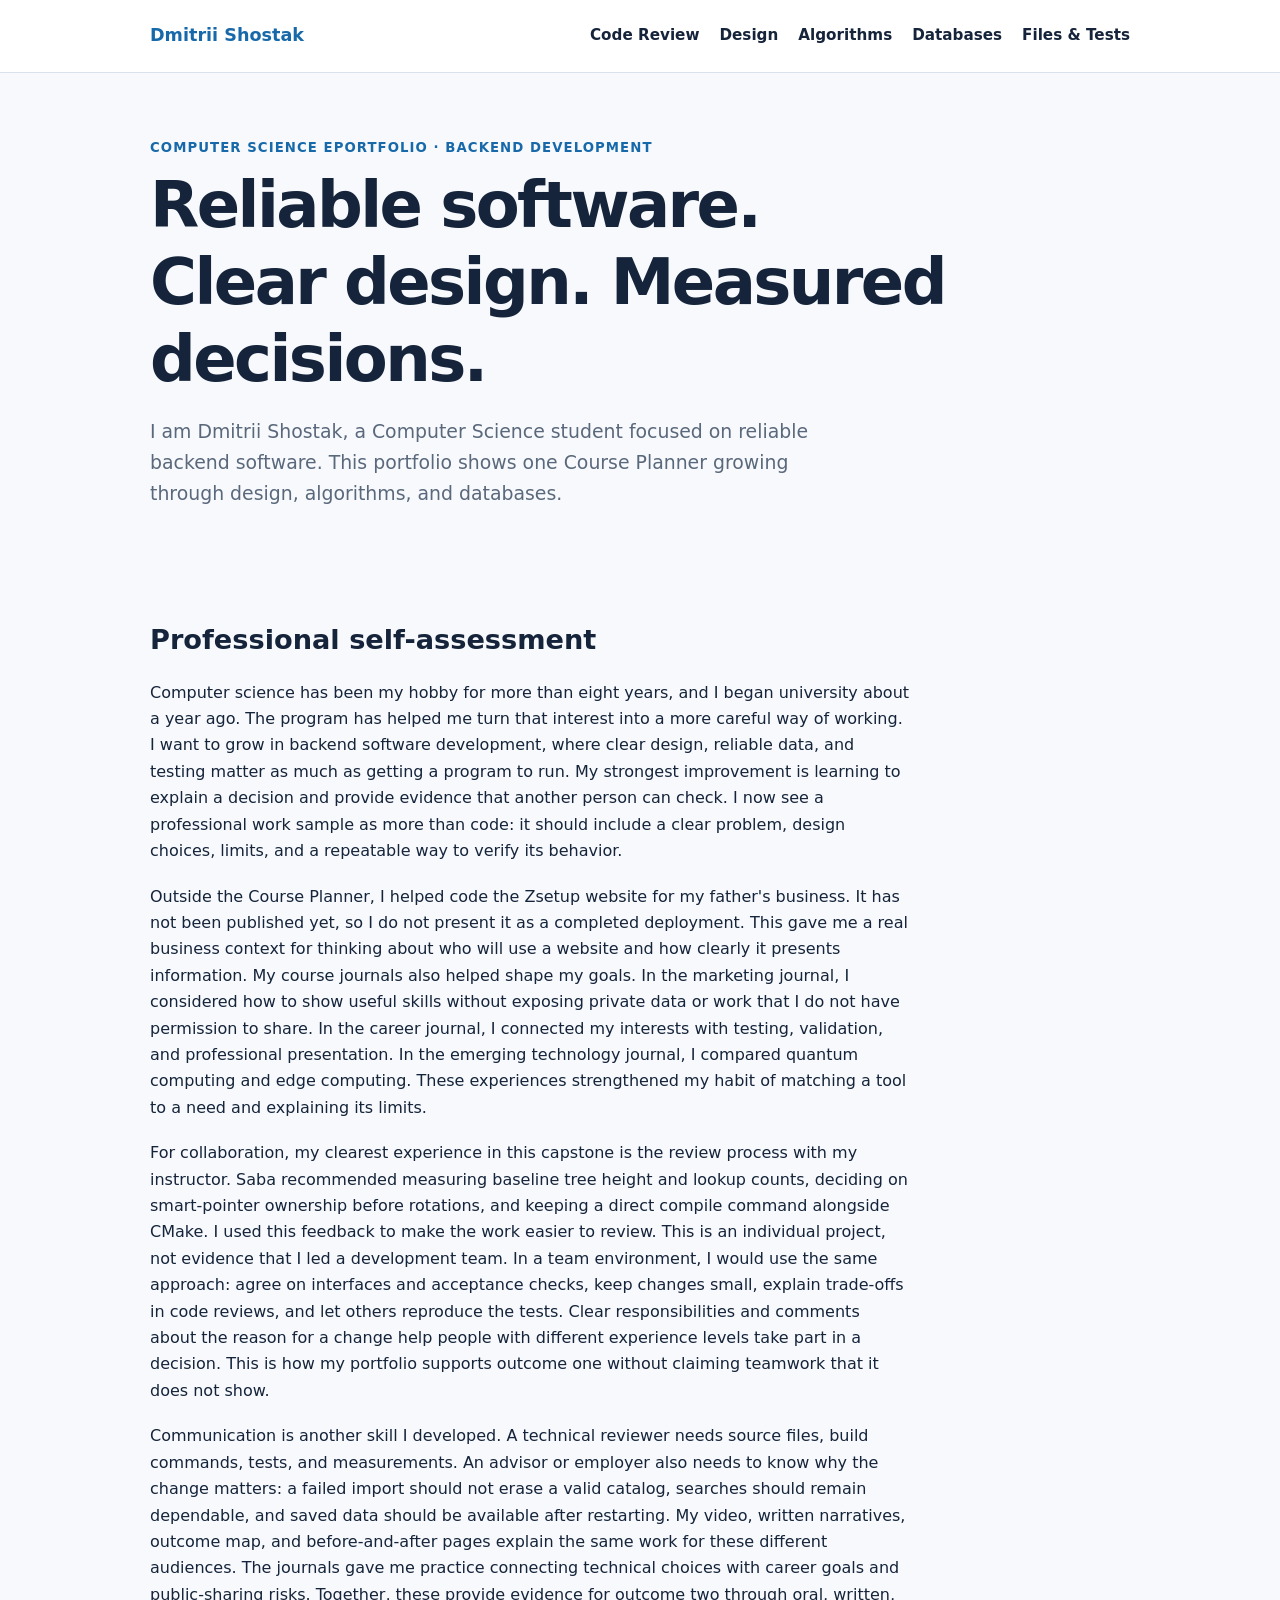
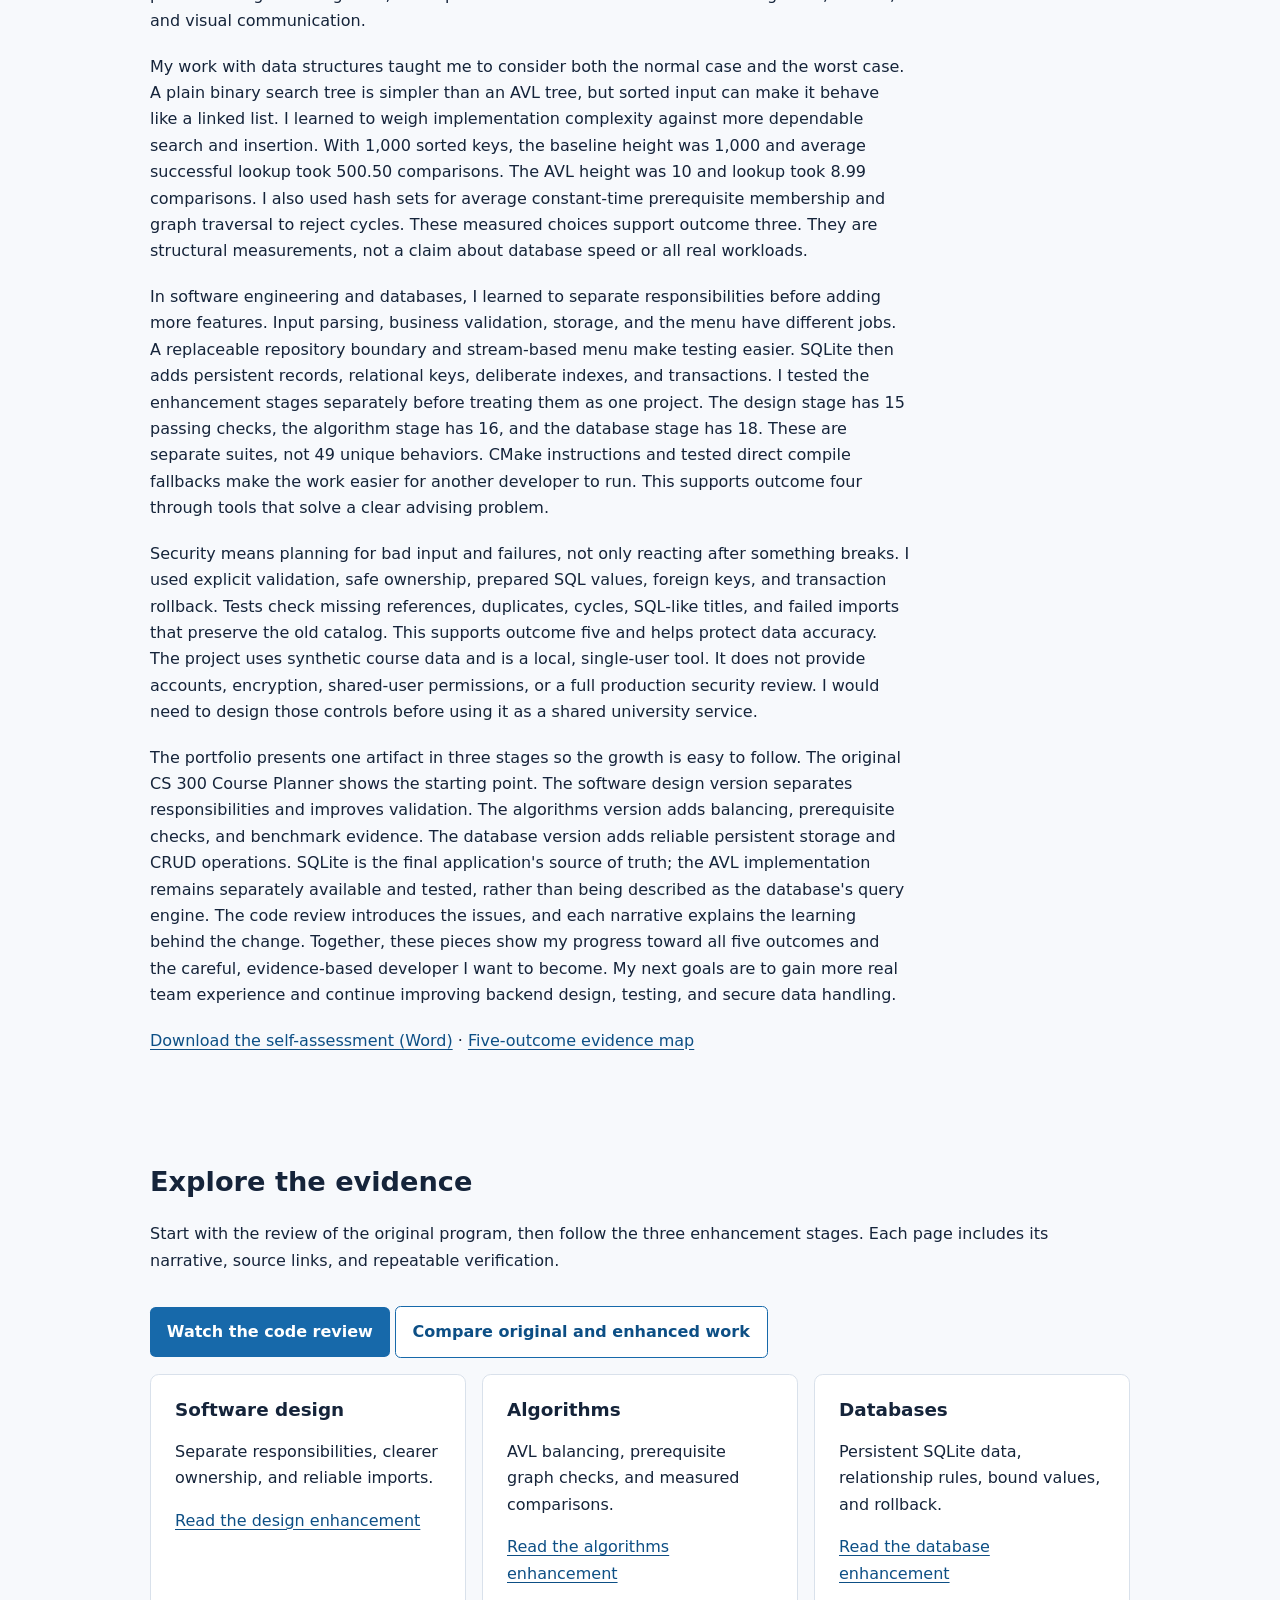
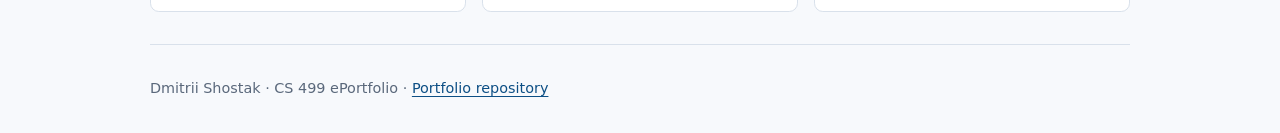
<file: index.html>
<!doctype html>
<html lang="en"><head><meta charset="utf-8"><meta name="viewport" content="width=device-width, initial-scale=1"><meta name="description" content="Dmitrii Shostak's computer science portfolio: self-assessment, code review, and verified C++ enhancements."><title>Dmitrii Shostak | Computer Science ePortfolio</title><link rel="stylesheet" href="assets/site.css"></head><body><a class="skip-link" href="#main">Skip to content</a><header class="site-header"><nav class="container" aria-label="Main navigation"><a class="brand" aria-current="page" href="index.html">Dmitrii Shostak</a><a href="code-review.html">Code Review</a><a href="software-design.html">Design</a><a href="algorithms.html">Algorithms</a><a href="databases.html">Databases</a><a href="artifacts.html">Files &amp; Tests</a></nav></header>
<main id="main"><section class="hero container"><p class="eyebrow">Computer Science ePortfolio · Backend development</p><h1>Reliable software. Clear design. Measured decisions.</h1><p class="lead">I am Dmitrii Shostak, a Computer Science student focused on reliable backend software. This portfolio shows one Course Planner growing through design, algorithms, and databases.</p></section>
<section class="container section" aria-labelledby="assessment-title"><h2 id="assessment-title">Professional self-assessment</h2><div id="self-assessment" class="narrative"><!-- assessment:start --><p>Computer science has been my hobby for more than eight years, and I began university about a year ago. The program has helped me turn that interest into a more careful way of working. I want to grow in backend software development, where clear design, reliable data, and testing matter as much as getting a program to run. My strongest improvement is learning to explain a decision and provide evidence that another person can check. I now see a professional work sample as more than code: it should include a clear problem, design choices, limits, and a repeatable way to verify its behavior.</p>
<p>Outside the Course Planner, I helped code the Zsetup website for my father&#x27;s business. It has not been published yet, so I do not present it as a completed deployment. This gave me a real business context for thinking about who will use a website and how clearly it presents information. My course journals also helped shape my goals. In the marketing journal, I considered how to show useful skills without exposing private data or work that I do not have permission to share. In the career journal, I connected my interests with testing, validation, and professional presentation. In the emerging technology journal, I compared quantum computing and edge computing. These experiences strengthened my habit of matching a tool to a need and explaining its limits.</p>
<p>For collaboration, my clearest experience in this capstone is the review process with my instructor. Saba recommended measuring baseline tree height and lookup counts, deciding on smart-pointer ownership before rotations, and keeping a direct compile command alongside CMake. I used this feedback to make the work easier to review. This is an individual project, not evidence that I led a development team. In a team environment, I would use the same approach: agree on interfaces and acceptance checks, keep changes small, explain trade-offs in code reviews, and let others reproduce the tests. Clear responsibilities and comments about the reason for a change help people with different experience levels take part in a decision. This is how my portfolio supports outcome one without claiming teamwork that it does not show.</p>
<p>Communication is another skill I developed. A technical reviewer needs source files, build commands, tests, and measurements. An advisor or employer also needs to know why the change matters: a failed import should not erase a valid catalog, searches should remain dependable, and saved data should be available after restarting. My video, written narratives, outcome map, and before-and-after pages explain the same work for these different audiences. The journals gave me practice connecting technical choices with career goals and public-sharing risks. Together, these provide evidence for outcome two through oral, written, and visual communication.</p>
<p>My work with data structures taught me to consider both the normal case and the worst case. A plain binary search tree is simpler than an AVL tree, but sorted input can make it behave like a linked list. I learned to weigh implementation complexity against more dependable search and insertion. With 1,000 sorted keys, the baseline height was 1,000 and average successful lookup took 500.50 comparisons. The AVL height was 10 and lookup took 8.99 comparisons. I also used hash sets for average constant-time prerequisite membership and graph traversal to reject cycles. These measured choices support outcome three. They are structural measurements, not a claim about database speed or all real workloads.</p>
<p>In software engineering and databases, I learned to separate responsibilities before adding more features. Input parsing, business validation, storage, and the menu have different jobs. A replaceable repository boundary and stream-based menu make testing easier. SQLite then adds persistent records, relational keys, deliberate indexes, and transactions. I tested the enhancement stages separately before treating them as one project. The design stage has 15 passing checks, the algorithm stage has 16, and the database stage has 18. These are separate suites, not 49 unique behaviors. CMake instructions and tested direct compile fallbacks make the work easier for another developer to run. This supports outcome four through tools that solve a clear advising problem.</p>
<p>Security means planning for bad input and failures, not only reacting after something breaks. I used explicit validation, safe ownership, prepared SQL values, foreign keys, and transaction rollback. Tests check missing references, duplicates, cycles, SQL-like titles, and failed imports that preserve the old catalog. This supports outcome five and helps protect data accuracy. The project uses synthetic course data and is a local, single-user tool. It does not provide accounts, encryption, shared-user permissions, or a full production security review. I would need to design those controls before using it as a shared university service.</p>
<p>The portfolio presents one artifact in three stages so the growth is easy to follow. The original CS 300 Course Planner shows the starting point. The software design version separates responsibilities and improves validation. The algorithms version adds balancing, prerequisite checks, and benchmark evidence. The database version adds reliable persistent storage and CRUD operations. SQLite is the final application&#x27;s source of truth; the AVL implementation remains separately available and tested, rather than being described as the database&#x27;s query engine. The code review introduces the issues, and each narrative explains the learning behind the change. Together, these pieces show my progress toward all five outcomes and the careful, evidence-based developer I want to become. My next goals are to gain more real team experience and continue improving backend design, testing, and secure data handling.</p><!-- assessment:end --></div><p><a href="downloads/professional-self-assessment.docx">Download the self-assessment (Word)</a> · <a href="outcomes.html">Five-outcome evidence map</a></p></section>
<section class="container section"><h2>Explore the evidence</h2><p>Start with the review of the original program, then follow the three enhancement stages. Each page includes its narrative, source links, and repeatable verification.</p><p><a class="button" href="code-review.html">Watch the code review</a> <a class="button secondary" href="artifacts.html">Compare original and enhanced work</a></p><div class="grid"><article class="card"><h3>Software design</h3><p>Separate responsibilities, clearer ownership, and reliable imports.</p><a href="software-design.html">Read the design enhancement</a></article><article class="card"><h3>Algorithms</h3><p>AVL balancing, prerequisite graph checks, and measured comparisons.</p><a href="algorithms.html">Read the algorithms enhancement</a></article><article class="card"><h3>Databases</h3><p>Persistent SQLite data, relationship rules, bound values, and rollback.</p><a href="databases.html">Read the database enhancement</a></article></div></section></main><footer class="container">Dmitrii Shostak · CS 499 ePortfolio · <a href="https://github.com/script-amv/script-amv.github.io">Portfolio repository</a></footer></body></html>
</file>
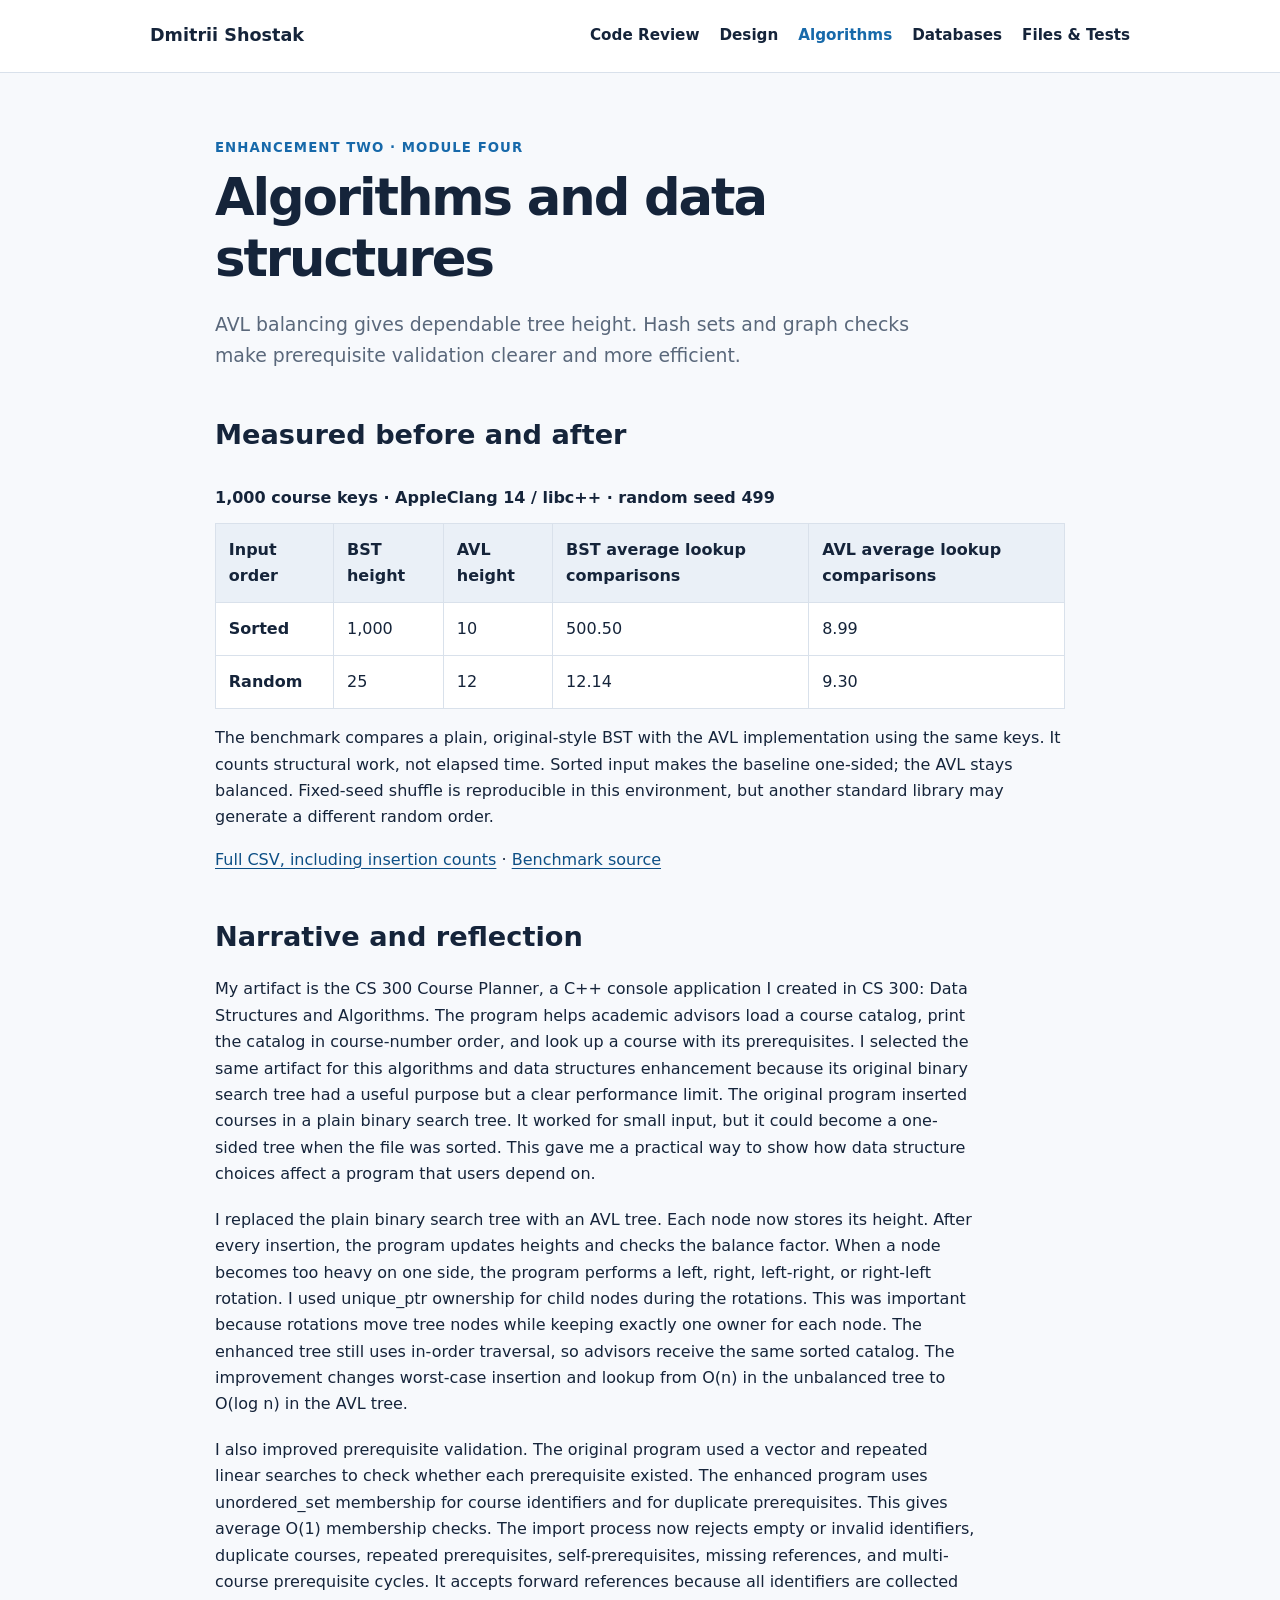
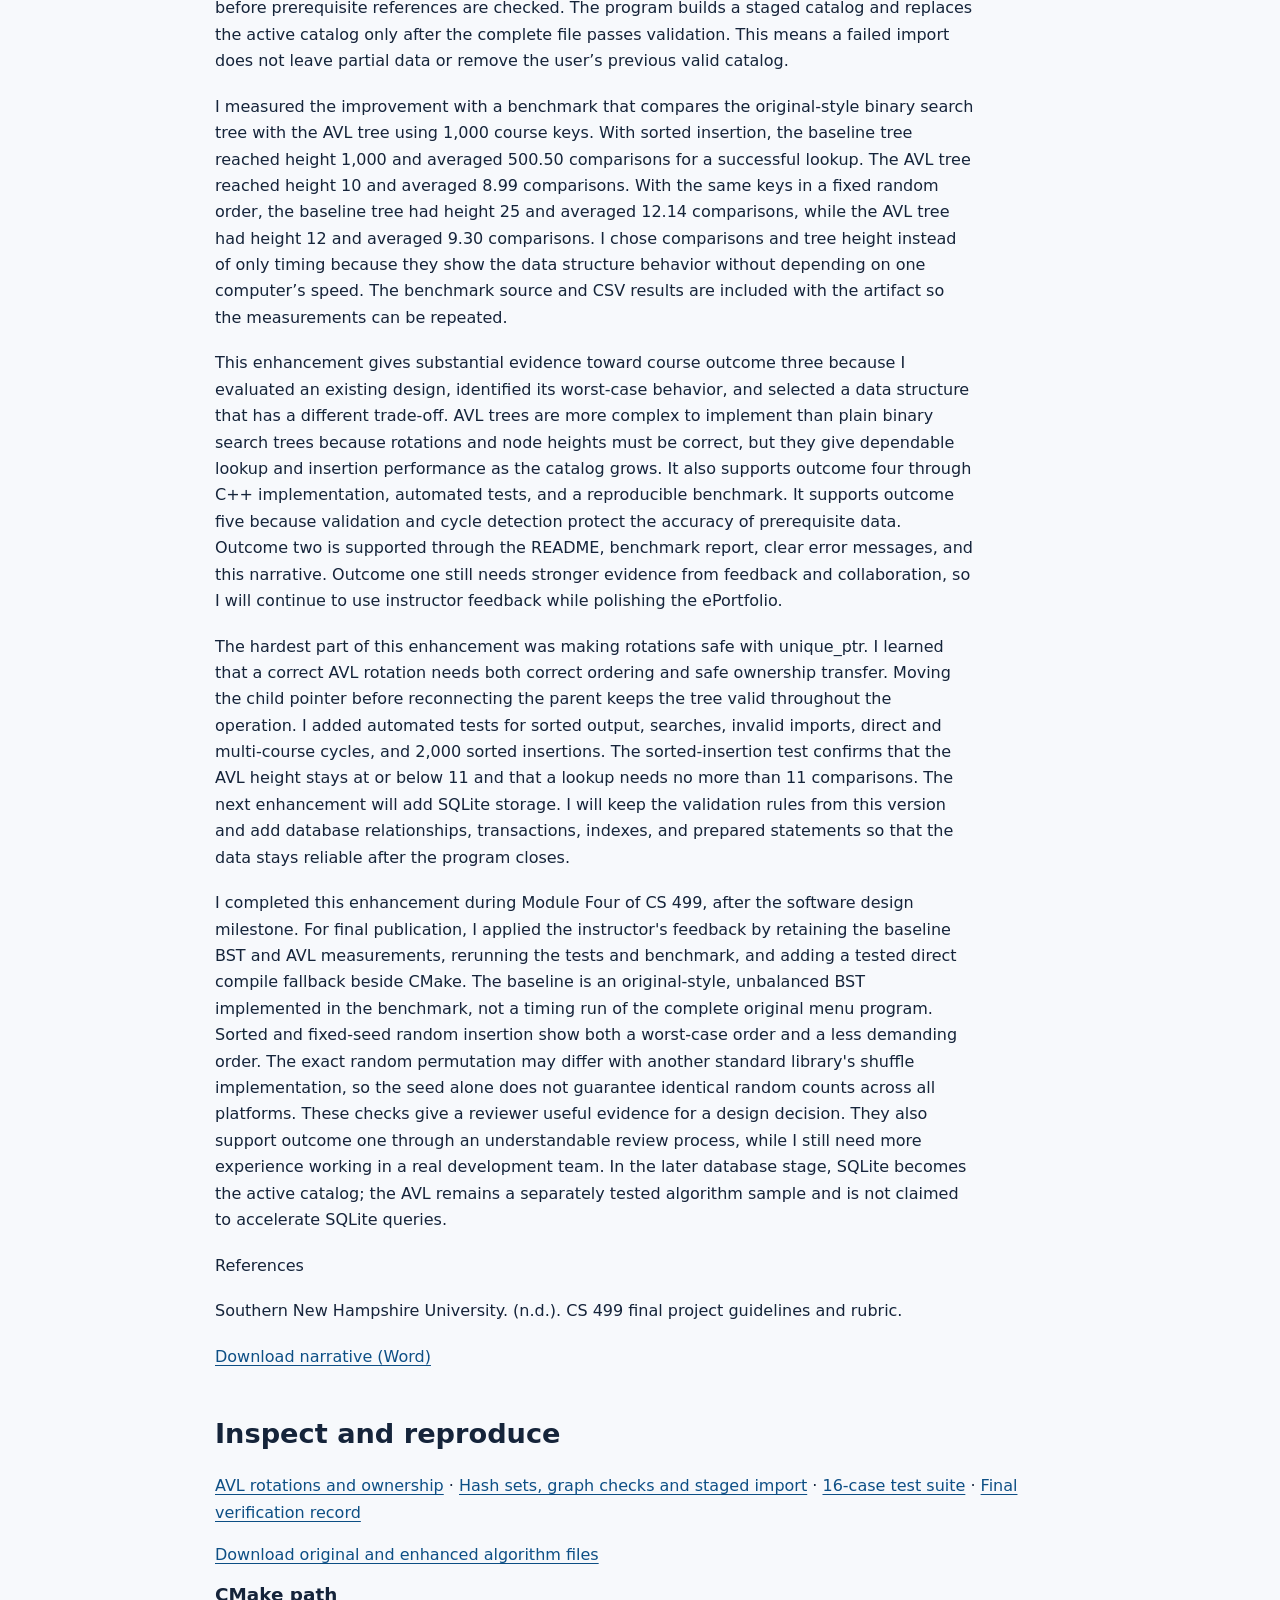
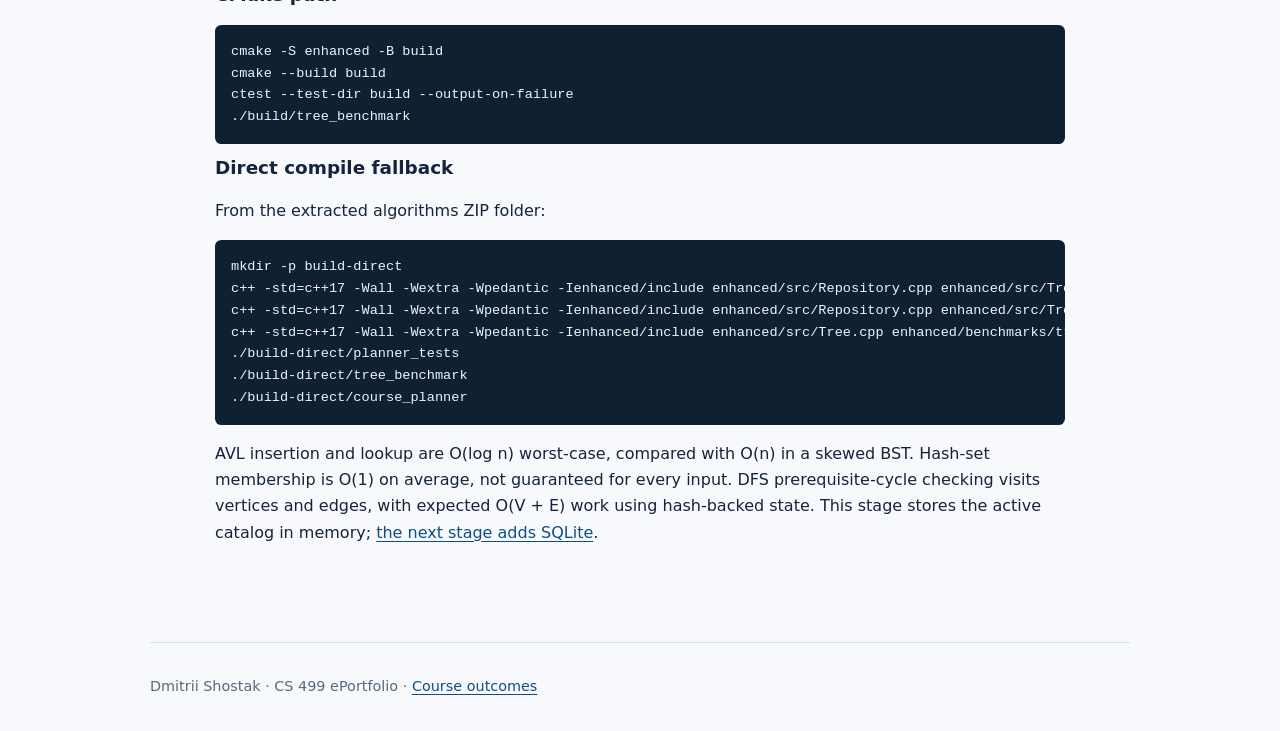
<file: algorithms.html>
<!doctype html>
<html lang="en"><head><meta charset="utf-8"><meta name="viewport" content="width=device-width, initial-scale=1"><title>Algorithms and Data Structures | Dmitrii Shostak</title><link rel="stylesheet" href="assets/site.css"></head><body><a class="skip-link" href="#main">Skip to content</a><header class="site-header"><nav class="container" aria-label="Main navigation"><a class="brand" href="index.html">Dmitrii Shostak</a><a href="code-review.html">Code Review</a><a href="software-design.html">Design</a><a aria-current="page" href="algorithms.html">Algorithms</a><a href="databases.html">Databases</a><a href="artifacts.html">Files &amp; Tests</a></nav></header>
<main id="main" class="container article"><p class="eyebrow">Enhancement Two · Module Four</p><h1>Algorithms and data structures</h1><p class="lead">AVL balancing gives dependable tree height. Hash sets and graph checks make prerequisite validation clearer and more efficient.</p><section><h2>Measured before and after</h2><div class="table-scroll"><table><caption>1,000 course keys · AppleClang 14 / libc++ · random seed 499</caption><thead><tr><th scope="col">Input order</th><th scope="col">BST height</th><th scope="col">AVL height</th><th scope="col">BST average lookup comparisons</th><th scope="col">AVL average lookup comparisons</th></tr></thead><tbody><tr><th scope="row">Sorted</th><td>1,000</td><td>10</td><td>500.50</td><td>8.99</td></tr><tr><th scope="row">Random</th><td>25</td><td>12</td><td>12.14</td><td>9.30</td></tr></tbody></table></div><p>The benchmark compares a plain, original-style BST with the AVL implementation using the same keys. It counts structural work, not elapsed time. Sorted input makes the baseline one-sided; the AVL stays balanced. Fixed-seed shuffle is reproducible in this environment, but another standard library may generate a different random order.</p><p><a href="source.html?file=algorithms/benchmark_results.csv">Full CSV, including insertion counts</a> · <a href="source.html?file=algorithms/enhanced/benchmarks/tree_benchmark.cpp">Benchmark source</a></p></section>
<section><h2>Narrative and reflection</h2><div id="narrative" class="narrative"><!-- narrative:start --><p>My artifact is the CS 300 Course Planner, a C++ console application I created in CS 300: Data Structures and Algorithms. The program helps academic advisors load a course catalog, print the catalog in course-number order, and look up a course with its prerequisites. I selected the same artifact for this algorithms and data structures enhancement because its original binary search tree had a useful purpose but a clear performance limit. The original program inserted courses in a plain binary search tree. It worked for small input, but it could become a one-sided tree when the file was sorted. This gave me a practical way to show how data structure choices affect a program that users depend on.</p>
<p>I replaced the plain binary search tree with an AVL tree. Each node now stores its height. After every insertion, the program updates heights and checks the balance factor. When a node becomes too heavy on one side, the program performs a left, right, left-right, or right-left rotation. I used unique_ptr ownership for child nodes during the rotations. This was important because rotations move tree nodes while keeping exactly one owner for each node. The enhanced tree still uses in-order traversal, so advisors receive the same sorted catalog. The improvement changes worst-case insertion and lookup from O(n) in the unbalanced tree to O(log n) in the AVL tree.</p>
<p>I also improved prerequisite validation. The original program used a vector and repeated linear searches to check whether each prerequisite existed. The enhanced program uses unordered_set membership for course identifiers and for duplicate prerequisites. This gives average O(1) membership checks. The import process now rejects empty or invalid identifiers, duplicate courses, repeated prerequisites, self-prerequisites, missing references, and multi-course prerequisite cycles. It accepts forward references because all identifiers are collected before prerequisite references are checked. The program builds a staged catalog and replaces the active catalog only after the complete file passes validation. This means a failed import does not leave partial data or remove the user’s previous valid catalog.</p>
<p>I measured the improvement with a benchmark that compares the original-style binary search tree with the AVL tree using 1,000 course keys. With sorted insertion, the baseline tree reached height 1,000 and averaged 500.50 comparisons for a successful lookup. The AVL tree reached height 10 and averaged 8.99 comparisons. With the same keys in a fixed random order, the baseline tree had height 25 and averaged 12.14 comparisons, while the AVL tree had height 12 and averaged 9.30 comparisons. I chose comparisons and tree height instead of only timing because they show the data structure behavior without depending on one computer’s speed. The benchmark source and CSV results are included with the artifact so the measurements can be repeated.</p>
<p>This enhancement gives substantial evidence toward course outcome three because I evaluated an existing design, identified its worst-case behavior, and selected a data structure that has a different trade-off. AVL trees are more complex to implement than plain binary search trees because rotations and node heights must be correct, but they give dependable lookup and insertion performance as the catalog grows. It also supports outcome four through C++ implementation, automated tests, and a reproducible benchmark. It supports outcome five because validation and cycle detection protect the accuracy of prerequisite data. Outcome two is supported through the README, benchmark report, clear error messages, and this narrative. Outcome one still needs stronger evidence from feedback and collaboration, so I will continue to use instructor feedback while polishing the ePortfolio.</p>
<p>The hardest part of this enhancement was making rotations safe with unique_ptr. I learned that a correct AVL rotation needs both correct ordering and safe ownership transfer. Moving the child pointer before reconnecting the parent keeps the tree valid throughout the operation. I added automated tests for sorted output, searches, invalid imports, direct and multi-course cycles, and 2,000 sorted insertions. The sorted-insertion test confirms that the AVL height stays at or below 11 and that a lookup needs no more than 11 comparisons. The next enhancement will add SQLite storage. I will keep the validation rules from this version and add database relationships, transactions, indexes, and prepared statements so that the data stays reliable after the program closes.</p>
<p>I completed this enhancement during Module Four of CS 499, after the software design milestone. For final publication, I applied the instructor&#x27;s feedback by retaining the baseline BST and AVL measurements, rerunning the tests and benchmark, and adding a tested direct compile fallback beside CMake. The baseline is an original-style, unbalanced BST implemented in the benchmark, not a timing run of the complete original menu program. Sorted and fixed-seed random insertion show both a worst-case order and a less demanding order. The exact random permutation may differ with another standard library&#x27;s shuffle implementation, so the seed alone does not guarantee identical random counts across all platforms. These checks give a reviewer useful evidence for a design decision. They also support outcome one through an understandable review process, while I still need more experience working in a real development team. In the later database stage, SQLite becomes the active catalog; the AVL remains a separately tested algorithm sample and is not claimed to accelerate SQLite queries.</p>
<p>References</p>
<p>Southern New Hampshire University. (n.d.). CS 499 final project guidelines and rubric.</p><!-- narrative:end --></div><p><a href="downloads/algorithms-narrative.docx">Download narrative (Word)</a></p></section>
<section><h2>Inspect and reproduce</h2><p><a href="source.html?file=algorithms/enhanced/src/Tree.cpp">AVL rotations and ownership</a> · <a href="source.html?file=algorithms/enhanced/src/Service.cpp">Hash sets, graph checks and staged import</a> · <a href="source.html?file=algorithms/enhanced/tests/tests.cpp">16-case test suite</a> · <a href="source.html?file=algorithms/FINAL_VERIFICATION.txt">Final verification record</a></p><p><a href="downloads/algorithms.zip">Download original and enhanced algorithm files</a></p><h3>CMake path</h3><pre><code>cmake -S enhanced -B build
cmake --build build
ctest --test-dir build --output-on-failure
./build/tree_benchmark</code></pre><h3>Direct compile fallback</h3><p>From the extracted algorithms ZIP folder:</p><pre><code>mkdir -p build-direct
c++ -std=c++17 -Wall -Wextra -Wpedantic -Ienhanced/include enhanced/src/Repository.cpp enhanced/src/Tree.cpp enhanced/src/Service.cpp enhanced/src/Menu.cpp enhanced/src/main.cpp -o build-direct/course_planner
c++ -std=c++17 -Wall -Wextra -Wpedantic -Ienhanced/include enhanced/src/Repository.cpp enhanced/src/Tree.cpp enhanced/src/Service.cpp enhanced/src/Menu.cpp enhanced/tests/tests.cpp -o build-direct/planner_tests
c++ -std=c++17 -Wall -Wextra -Wpedantic -Ienhanced/include enhanced/src/Tree.cpp enhanced/benchmarks/tree_benchmark.cpp -o build-direct/tree_benchmark
./build-direct/planner_tests
./build-direct/tree_benchmark
./build-direct/course_planner</code></pre><p>AVL insertion and lookup are O(log n) worst-case, compared with O(n) in a skewed BST. Hash-set membership is O(1) on average, not guaranteed for every input. DFS prerequisite-cycle checking visits vertices and edges, with expected O(V + E) work using hash-backed state. This stage stores the active catalog in memory; <a href="databases.html">the next stage adds SQLite</a>.</p></section></main><footer class="container">Dmitrii Shostak · CS 499 ePortfolio · <a href="outcomes.html">Course outcomes</a></footer></body></html>
</file>
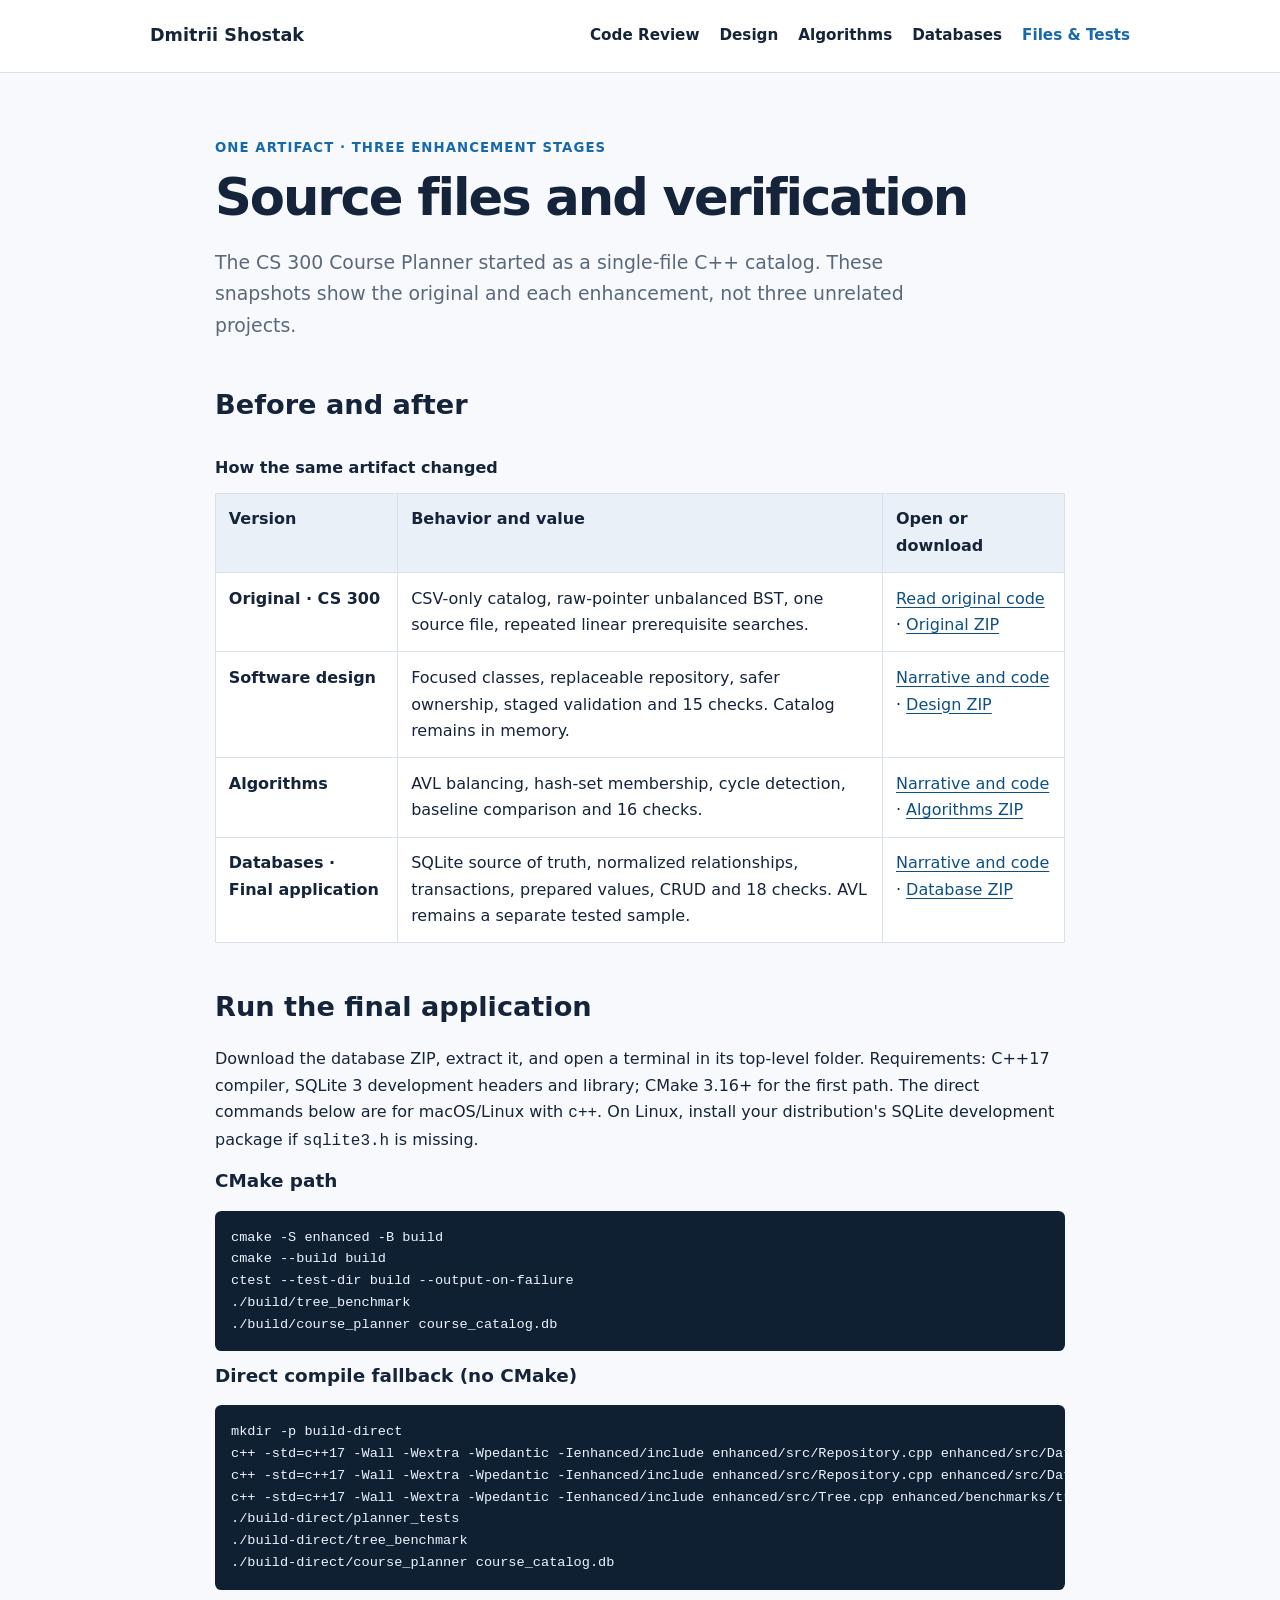
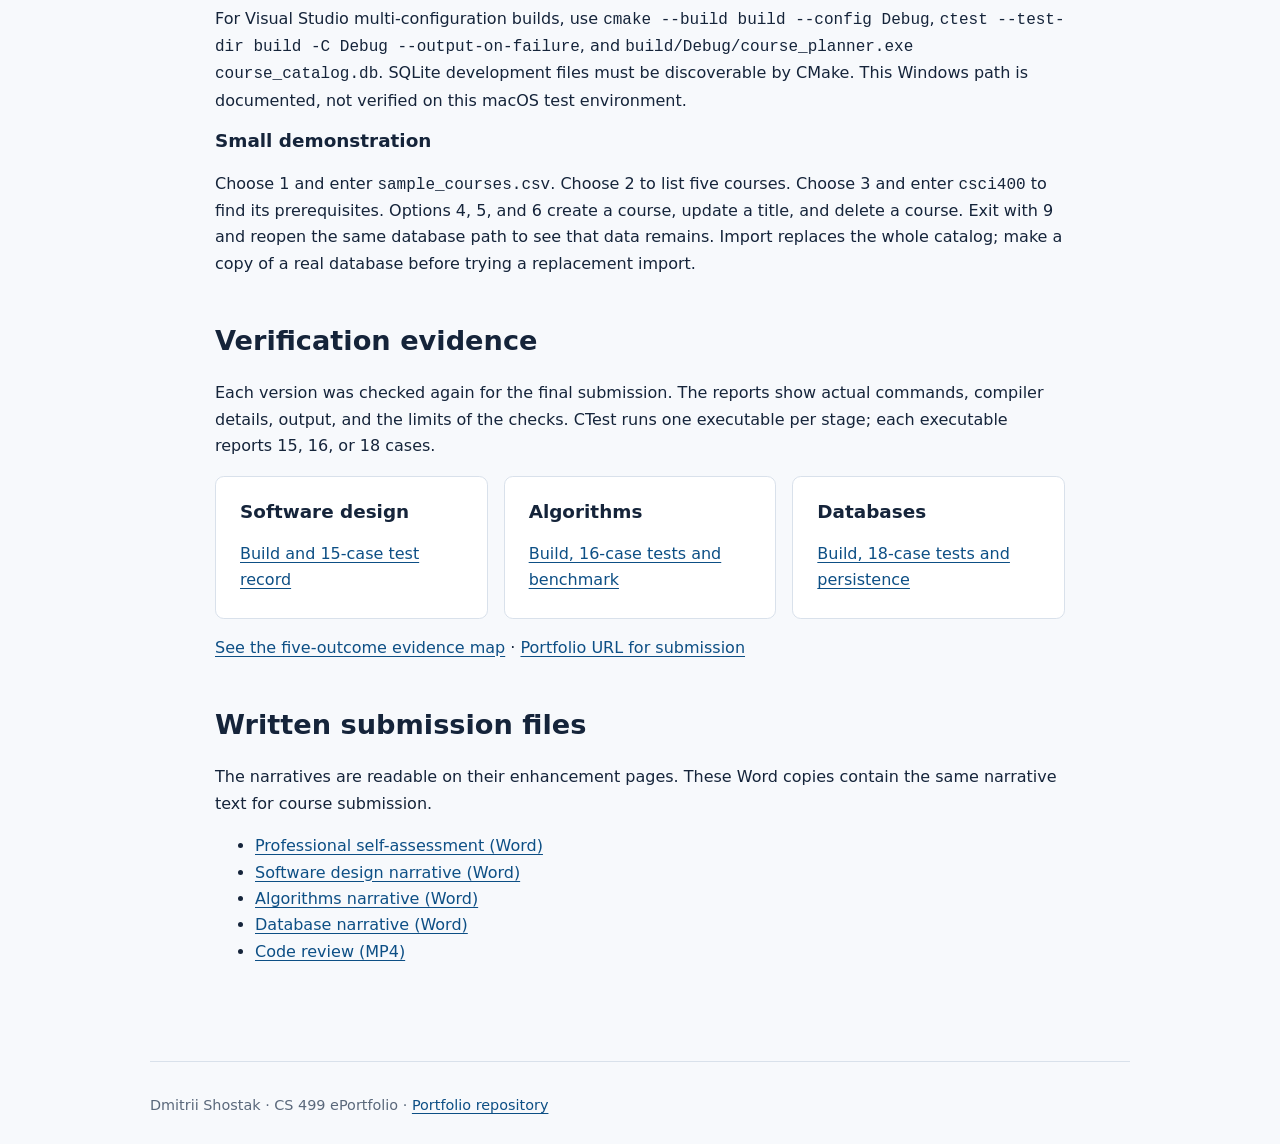
<file: artifacts.html>
<!doctype html>
<html lang="en"><head><meta charset="utf-8"><meta name="viewport" content="width=device-width, initial-scale=1"><title>Artifacts and Verification | Dmitrii Shostak</title><link rel="stylesheet" href="assets/site.css"></head>
<body><a class="skip-link" href="#main">Skip to content</a>
<header class="site-header"><nav class="container" aria-label="Main navigation"><a class="brand" href="index.html">Dmitrii Shostak</a><a href="code-review.html">Code Review</a><a href="software-design.html">Design</a><a href="algorithms.html">Algorithms</a><a href="databases.html">Databases</a><a aria-current="page" href="artifacts.html">Files &amp; Tests</a></nav></header>
<main id="main" class="container article"><p class="eyebrow">One artifact · Three enhancement stages</p><h1>Source files and verification</h1>
<p class="lead">The CS 300 Course Planner started as a single-file C++ catalog. These snapshots show the original and each enhancement, not three unrelated projects.</p>
<section><h2>Before and after</h2><div class="table-scroll"><table><caption>How the same artifact changed</caption><thead><tr><th scope="col">Version</th><th scope="col">Behavior and value</th><th scope="col">Open or download</th></tr></thead><tbody>
<tr><th scope="row">Original · CS 300</th><td>CSV-only catalog, raw-pointer unbalanced BST, one source file, repeated linear prerequisite searches.</td><td><a href="source.html?file=original/CS300%20Coursework.cpp">Read original code</a> · <a href="downloads/original.zip">Original ZIP</a></td></tr>
<tr><th scope="row">Software design</th><td>Focused classes, replaceable repository, safer ownership, staged validation and 15 checks. Catalog remains in memory.</td><td><a href="software-design.html">Narrative and code</a> · <a href="downloads/software-design.zip">Design ZIP</a></td></tr>
<tr><th scope="row">Algorithms</th><td>AVL balancing, hash-set membership, cycle detection, baseline comparison and 16 checks.</td><td><a href="algorithms.html">Narrative and code</a> · <a href="downloads/algorithms.zip">Algorithms ZIP</a></td></tr>
<tr><th scope="row">Databases · Final application</th><td>SQLite source of truth, normalized relationships, transactions, prepared values, CRUD and 18 checks. AVL remains a separate tested sample.</td><td><a href="databases.html">Narrative and code</a> · <a href="downloads/databases.zip">Database ZIP</a></td></tr>
</tbody></table></div></section>
<section><h2>Run the final application</h2><p>Download the database ZIP, extract it, and open a terminal in its top-level folder. Requirements: C++17 compiler, SQLite 3 development headers and library; CMake 3.16+ for the first path. The direct commands below are for macOS/Linux with <code>c++</code>. On Linux, install your distribution's SQLite development package if <code>sqlite3.h</code> is missing.</p>
<h3>CMake path</h3><pre><code>cmake -S enhanced -B build
cmake --build build
ctest --test-dir build --output-on-failure
./build/tree_benchmark
./build/course_planner course_catalog.db</code></pre>
<h3>Direct compile fallback (no CMake)</h3><pre><code>mkdir -p build-direct
c++ -std=c++17 -Wall -Wextra -Wpedantic -Ienhanced/include enhanced/src/Repository.cpp enhanced/src/Database.cpp enhanced/src/Tree.cpp enhanced/src/Service.cpp enhanced/src/Menu.cpp enhanced/src/main.cpp -lsqlite3 -o build-direct/course_planner
c++ -std=c++17 -Wall -Wextra -Wpedantic -Ienhanced/include enhanced/src/Repository.cpp enhanced/src/Database.cpp enhanced/src/Tree.cpp enhanced/src/Service.cpp enhanced/src/Menu.cpp enhanced/tests/tests.cpp -lsqlite3 -o build-direct/planner_tests
c++ -std=c++17 -Wall -Wextra -Wpedantic -Ienhanced/include enhanced/src/Tree.cpp enhanced/benchmarks/tree_benchmark.cpp -o build-direct/tree_benchmark
./build-direct/planner_tests
./build-direct/tree_benchmark
./build-direct/course_planner course_catalog.db</code></pre>
<p>For Visual Studio multi-configuration builds, use <code>cmake --build build --config Debug</code>, <code>ctest --test-dir build -C Debug --output-on-failure</code>, and <code>build/Debug/course_planner.exe course_catalog.db</code>. SQLite development files must be discoverable by CMake. This Windows path is documented, not verified on this macOS test environment.</p>
<h3>Small demonstration</h3><p>Choose 1 and enter <code>sample_courses.csv</code>. Choose 2 to list five courses. Choose 3 and enter <code>csci400</code> to find its prerequisites. Options 4, 5, and 6 create a course, update a title, and delete a course. Exit with 9 and reopen the same database path to see that data remains. Import replaces the whole catalog; make a copy of a real database before trying a replacement import.</p>
</section>
<section><h2>Verification evidence</h2><p>Each version was checked again for the final submission. The reports show actual commands, compiler details, output, and the limits of the checks. CTest runs one executable per stage; each executable reports 15, 16, or 18 cases.</p><div class="grid"><article class="card"><h3>Software design</h3><a href="source.html?file=software-design/FINAL_VERIFICATION.txt">Build and 15-case test record</a></article><article class="card"><h3>Algorithms</h3><a href="source.html?file=algorithms/FINAL_VERIFICATION.txt">Build, 16-case tests and benchmark</a></article><article class="card"><h3>Databases</h3><a href="source.html?file=databases/FINAL_VERIFICATION.txt">Build, 18-case tests and persistence</a></article></div><p><a href="outcomes.html">See the five-outcome evidence map</a> · <a href="downloads/portfolio-url.txt">Portfolio URL for submission</a></p></section>
<section><h2>Written submission files</h2><p>The narratives are readable on their enhancement pages. These Word copies contain the same narrative text for course submission.</p><ul><li><a href="downloads/professional-self-assessment.docx">Professional self-assessment (Word)</a></li><li><a href="downloads/software-design-narrative.docx">Software design narrative (Word)</a></li><li><a href="downloads/algorithms-narrative.docx">Algorithms narrative (Word)</a></li><li><a href="downloads/databases-narrative.docx">Database narrative (Word)</a></li><li><a href="assets/code-review.mp4" download>Code review (MP4)</a></li></ul></section>
</main><footer class="container">Dmitrii Shostak · CS 499 ePortfolio · <a href="https://github.com/script-amv/script-amv.github.io">Portfolio repository</a></footer></body></html>
</file>
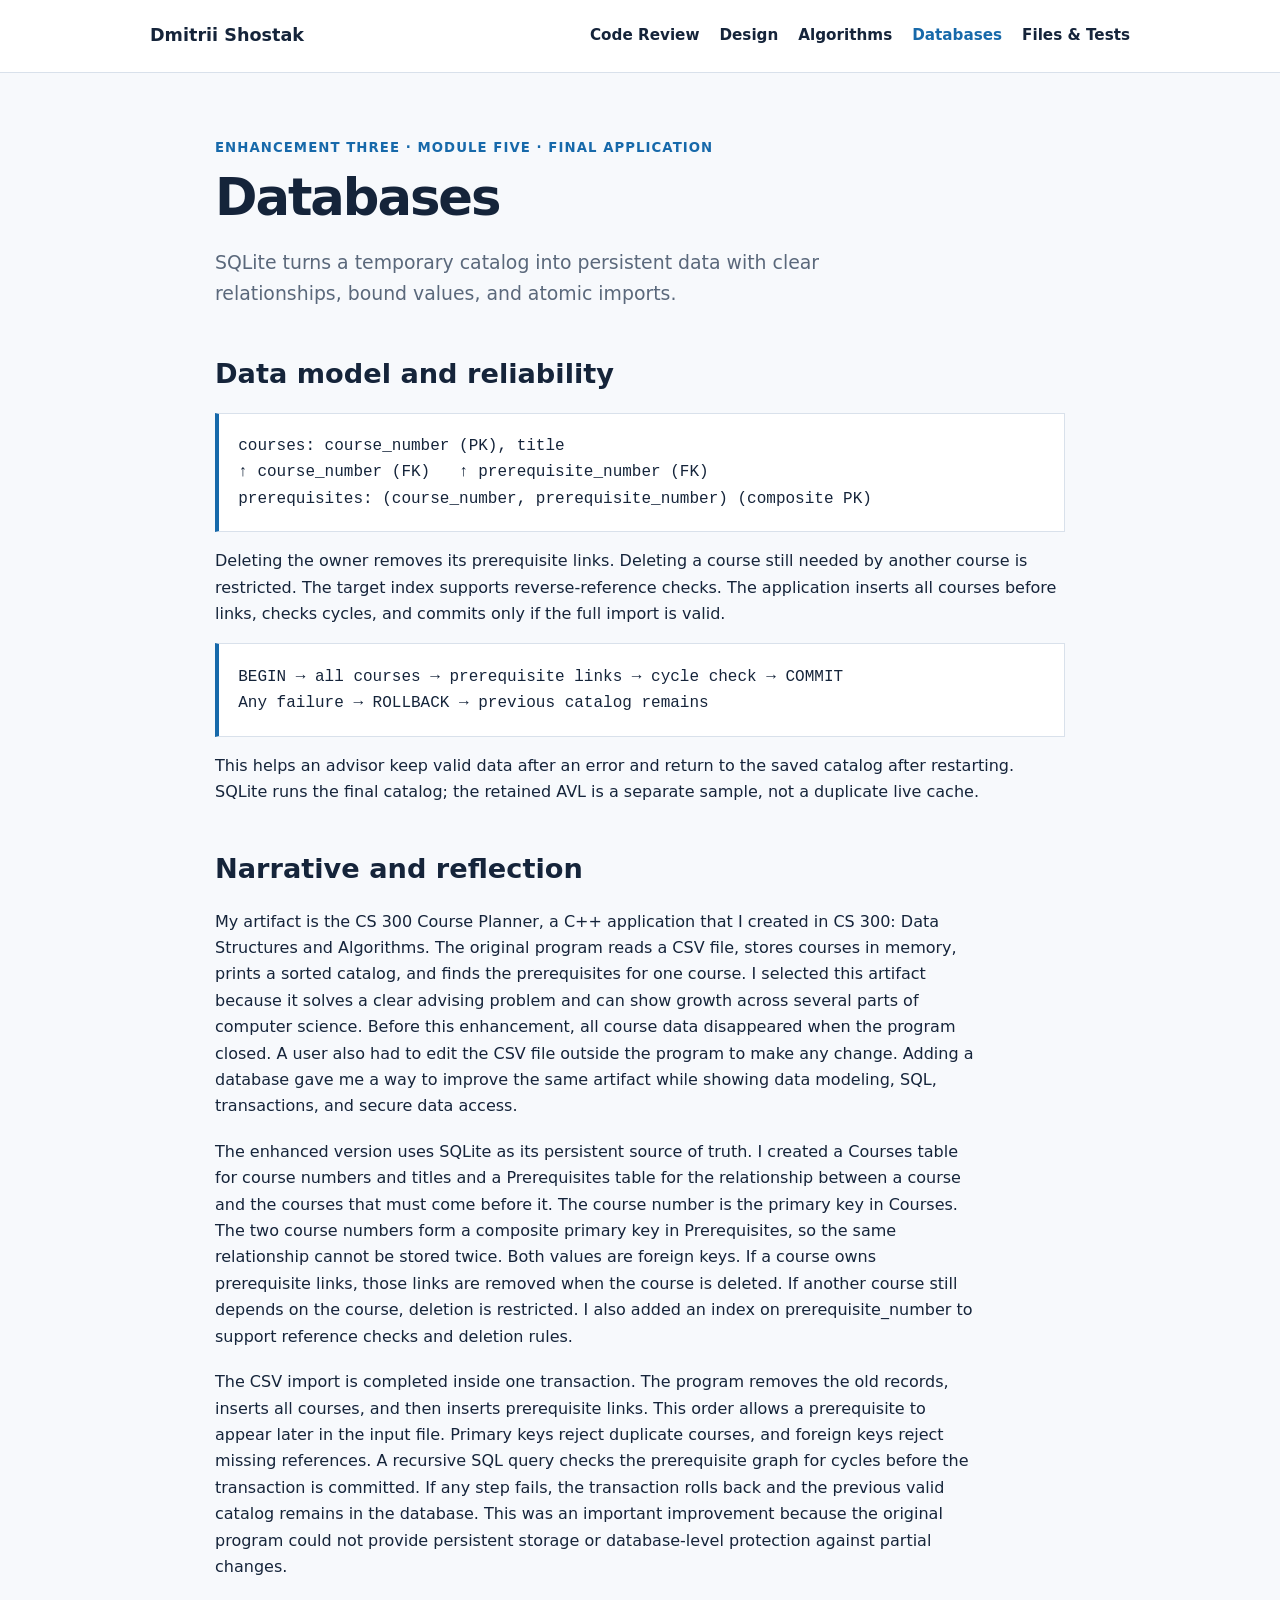
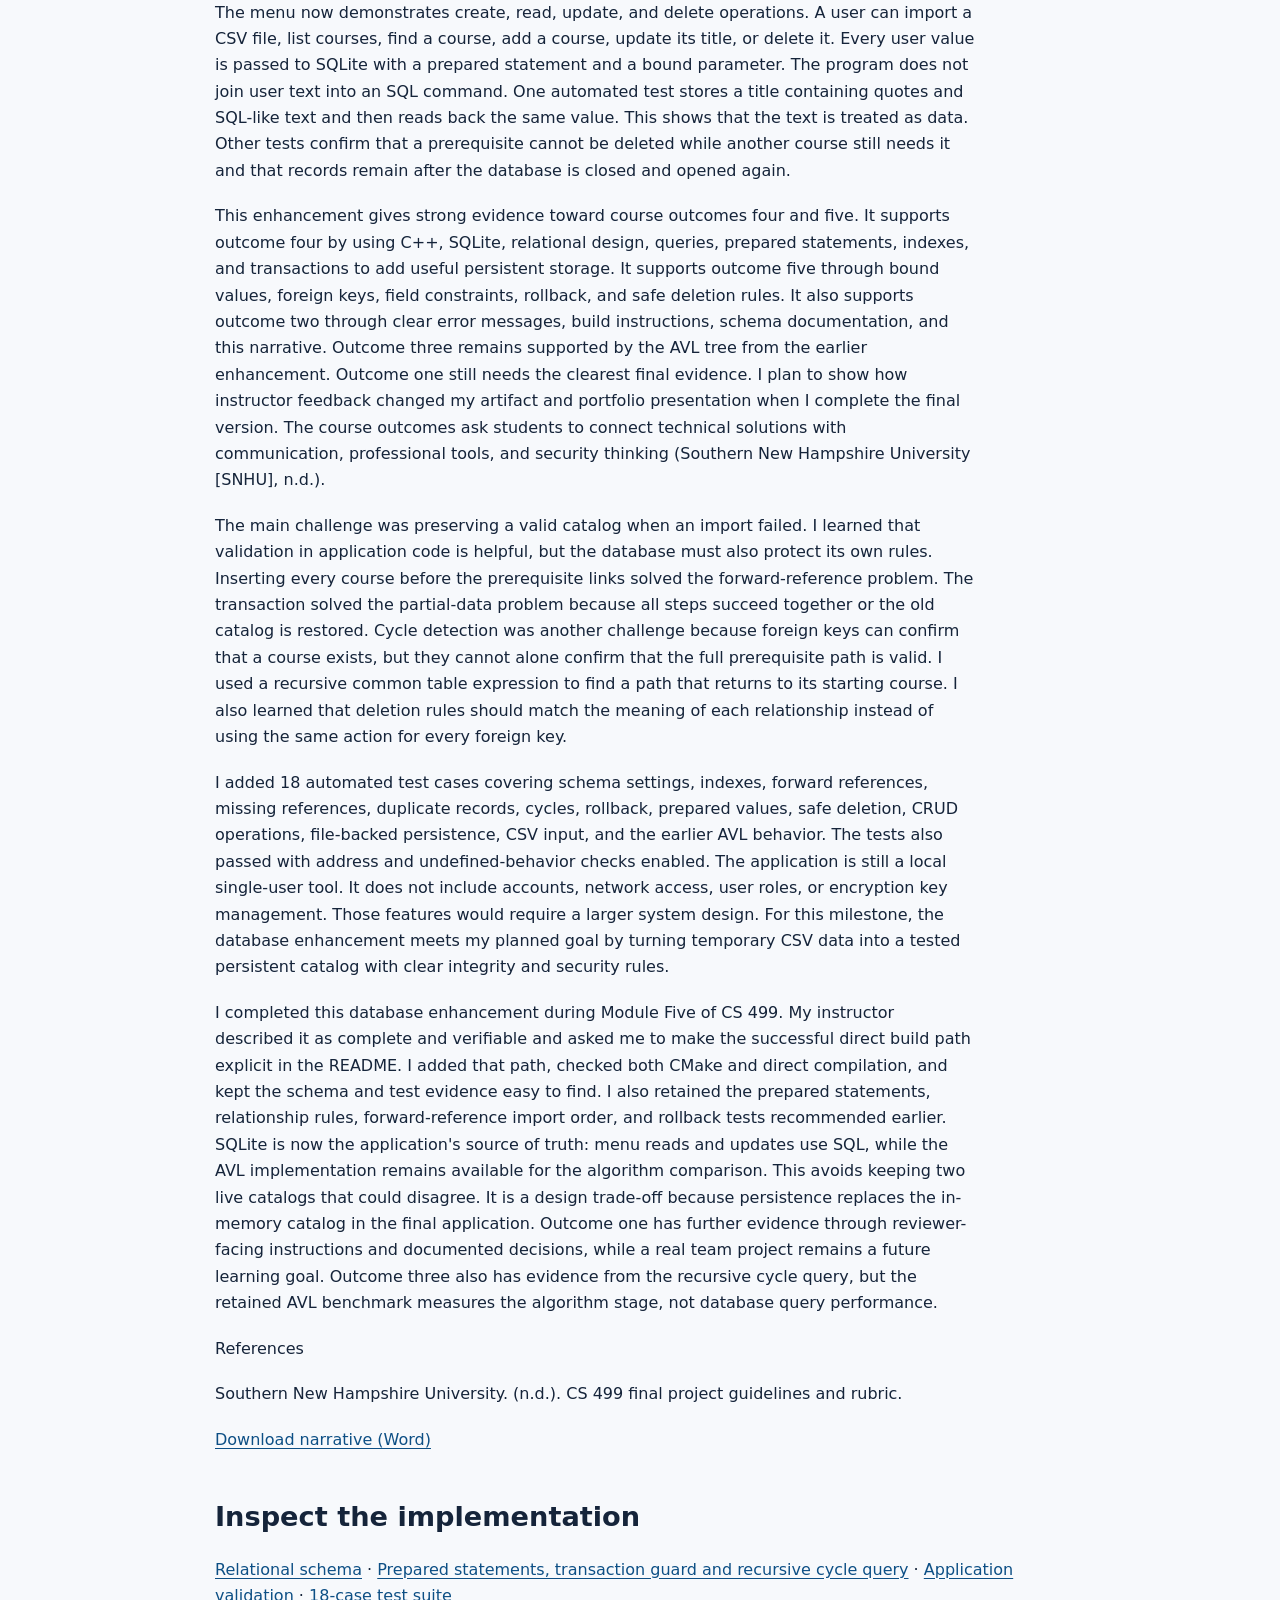
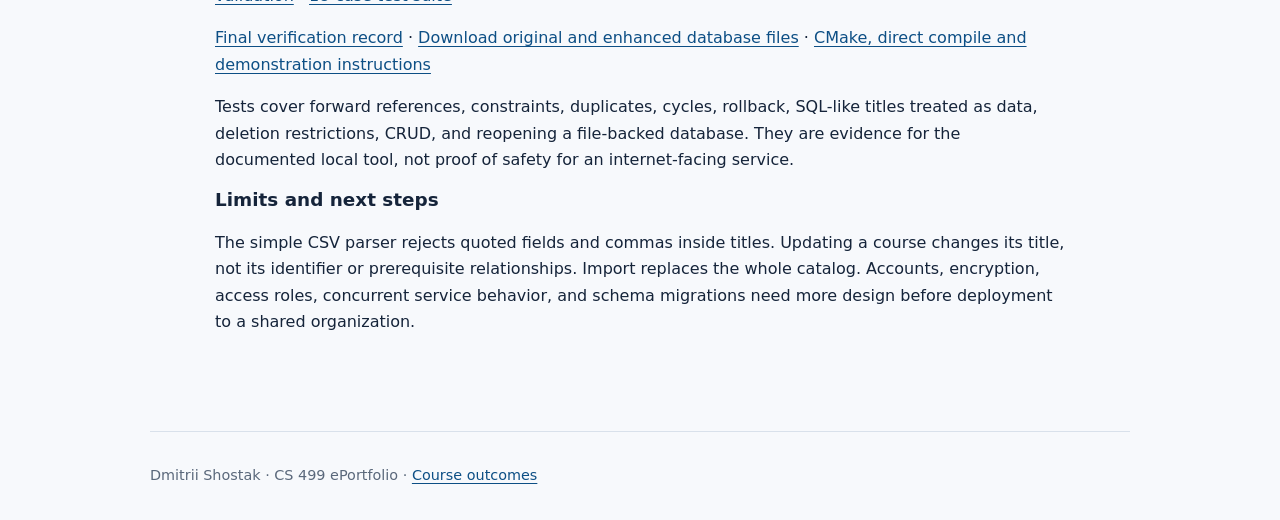
<file: databases.html>
<!doctype html>
<html lang="en"><head><meta charset="utf-8"><meta name="viewport" content="width=device-width, initial-scale=1"><title>Databases | Dmitrii Shostak</title><link rel="stylesheet" href="assets/site.css"></head><body><a class="skip-link" href="#main">Skip to content</a><header class="site-header"><nav class="container" aria-label="Main navigation"><a class="brand" href="index.html">Dmitrii Shostak</a><a href="code-review.html">Code Review</a><a href="software-design.html">Design</a><a href="algorithms.html">Algorithms</a><a aria-current="page" href="databases.html">Databases</a><a href="artifacts.html">Files &amp; Tests</a></nav></header>
<main id="main" class="container article"><p class="eyebrow">Enhancement Three · Module Five · Final application</p><h1>Databases</h1><p class="lead">SQLite turns a temporary catalog into persistent data with clear relationships, bound values, and atomic imports.</p><section><h2>Data model and reliability</h2><div class="architecture" role="img" aria-label="Courses has primary key course_number and title. Prerequisites has a composite key of course_number and prerequisite_number; both fields reference courses.">courses: course_number (PK), title<br>↑ course_number (FK) &nbsp; ↑ prerequisite_number (FK)<br>prerequisites: (course_number, prerequisite_number) (composite PK)</div><p>Deleting the owner removes its prerequisite links. Deleting a course still needed by another course is restricted. The target index supports reverse-reference checks. The application inserts all courses before links, checks cycles, and commits only if the full import is valid.</p><div class="architecture" role="img" aria-label="Begin transaction, insert all courses, insert prerequisite links, check cycles, then commit; any failure rolls back to the previous catalog">BEGIN → all courses → prerequisite links → cycle check → COMMIT<br>Any failure → ROLLBACK → previous catalog remains</div><p>This helps an advisor keep valid data after an error and return to the saved catalog after restarting. SQLite runs the final catalog; the retained AVL is a separate sample, not a duplicate live cache.</p></section>
<section><h2>Narrative and reflection</h2><div id="narrative" class="narrative"><!-- narrative:start --><p>My artifact is the CS 300 Course Planner, a C++ application that I created in CS 300: Data Structures and Algorithms. The original program reads a CSV file, stores courses in memory, prints a sorted catalog, and finds the prerequisites for one course. I selected this artifact because it solves a clear advising problem and can show growth across several parts of computer science. Before this enhancement, all course data disappeared when the program closed. A user also had to edit the CSV file outside the program to make any change. Adding a database gave me a way to improve the same artifact while showing data modeling, SQL, transactions, and secure data access.</p>
<p>The enhanced version uses SQLite as its persistent source of truth. I created a Courses table for course numbers and titles and a Prerequisites table for the relationship between a course and the courses that must come before it. The course number is the primary key in Courses. The two course numbers form a composite primary key in Prerequisites, so the same relationship cannot be stored twice. Both values are foreign keys. If a course owns prerequisite links, those links are removed when the course is deleted. If another course still depends on the course, deletion is restricted. I also added an index on prerequisite_number to support reference checks and deletion rules.</p>
<p>The CSV import is completed inside one transaction. The program removes the old records, inserts all courses, and then inserts prerequisite links. This order allows a prerequisite to appear later in the input file. Primary keys reject duplicate courses, and foreign keys reject missing references. A recursive SQL query checks the prerequisite graph for cycles before the transaction is committed. If any step fails, the transaction rolls back and the previous valid catalog remains in the database. This was an important improvement because the original program could not provide persistent storage or database-level protection against partial changes.</p>
<p>The menu now demonstrates create, read, update, and delete operations. A user can import a CSV file, list courses, find a course, add a course, update its title, or delete it. Every user value is passed to SQLite with a prepared statement and a bound parameter. The program does not join user text into an SQL command. One automated test stores a title containing quotes and SQL-like text and then reads back the same value. This shows that the text is treated as data. Other tests confirm that a prerequisite cannot be deleted while another course still needs it and that records remain after the database is closed and opened again.</p>
<p>This enhancement gives strong evidence toward course outcomes four and five. It supports outcome four by using C++, SQLite, relational design, queries, prepared statements, indexes, and transactions to add useful persistent storage. It supports outcome five through bound values, foreign keys, field constraints, rollback, and safe deletion rules. It also supports outcome two through clear error messages, build instructions, schema documentation, and this narrative. Outcome three remains supported by the AVL tree from the earlier enhancement. Outcome one still needs the clearest final evidence. I plan to show how instructor feedback changed my artifact and portfolio presentation when I complete the final version. The course outcomes ask students to connect technical solutions with communication, professional tools, and security thinking (Southern New Hampshire University [SNHU], n.d.).</p>
<p>The main challenge was preserving a valid catalog when an import failed. I learned that validation in application code is helpful, but the database must also protect its own rules. Inserting every course before the prerequisite links solved the forward-reference problem. The transaction solved the partial-data problem because all steps succeed together or the old catalog is restored. Cycle detection was another challenge because foreign keys can confirm that a course exists, but they cannot alone confirm that the full prerequisite path is valid. I used a recursive common table expression to find a path that returns to its starting course. I also learned that deletion rules should match the meaning of each relationship instead of using the same action for every foreign key.</p>
<p>I added 18 automated test cases covering schema settings, indexes, forward references, missing references, duplicate records, cycles, rollback, prepared values, safe deletion, CRUD operations, file-backed persistence, CSV input, and the earlier AVL behavior. The tests also passed with address and undefined-behavior checks enabled. The application is still a local single-user tool. It does not include accounts, network access, user roles, or encryption key management. Those features would require a larger system design. For this milestone, the database enhancement meets my planned goal by turning temporary CSV data into a tested persistent catalog with clear integrity and security rules.</p>
<p>I completed this database enhancement during Module Five of CS 499. My instructor described it as complete and verifiable and asked me to make the successful direct build path explicit in the README. I added that path, checked both CMake and direct compilation, and kept the schema and test evidence easy to find. I also retained the prepared statements, relationship rules, forward-reference import order, and rollback tests recommended earlier. SQLite is now the application&#x27;s source of truth: menu reads and updates use SQL, while the AVL implementation remains available for the algorithm comparison. This avoids keeping two live catalogs that could disagree. It is a design trade-off because persistence replaces the in-memory catalog in the final application. Outcome one has further evidence through reviewer-facing instructions and documented decisions, while a real team project remains a future learning goal. Outcome three also has evidence from the recursive cycle query, but the retained AVL benchmark measures the algorithm stage, not database query performance.</p>
<p>References</p>
<p>Southern New Hampshire University. (n.d.). CS 499 final project guidelines and rubric.</p><!-- narrative:end --></div><p><a href="downloads/databases-narrative.docx">Download narrative (Word)</a></p></section>
<section><h2>Inspect the implementation</h2><p><a href="source.html?file=databases/enhanced/schema.sql">Relational schema</a> · <a href="source.html?file=databases/enhanced/src/Database.cpp">Prepared statements, transaction guard and recursive cycle query</a> · <a href="source.html?file=databases/enhanced/src/Service.cpp">Application validation</a> · <a href="source.html?file=databases/enhanced/tests/tests.cpp">18-case test suite</a></p><p><a href="source.html?file=databases/FINAL_VERIFICATION.txt">Final verification record</a> · <a href="downloads/databases.zip">Download original and enhanced database files</a> · <a href="artifacts.html">CMake, direct compile and demonstration instructions</a></p><p>Tests cover forward references, constraints, duplicates, cycles, rollback, SQL-like titles treated as data, deletion restrictions, CRUD, and reopening a file-backed database. They are evidence for the documented local tool, not proof of safety for an internet-facing service.</p><h3>Limits and next steps</h3><p>The simple CSV parser rejects quoted fields and commas inside titles. Updating a course changes its title, not its identifier or prerequisite relationships. Import replaces the whole catalog. Accounts, encryption, access roles, concurrent service behavior, and schema migrations need more design before deployment to a shared organization.</p></section></main><footer class="container">Dmitrii Shostak · CS 499 ePortfolio · <a href="outcomes.html">Course outcomes</a></footer></body></html>
</file>
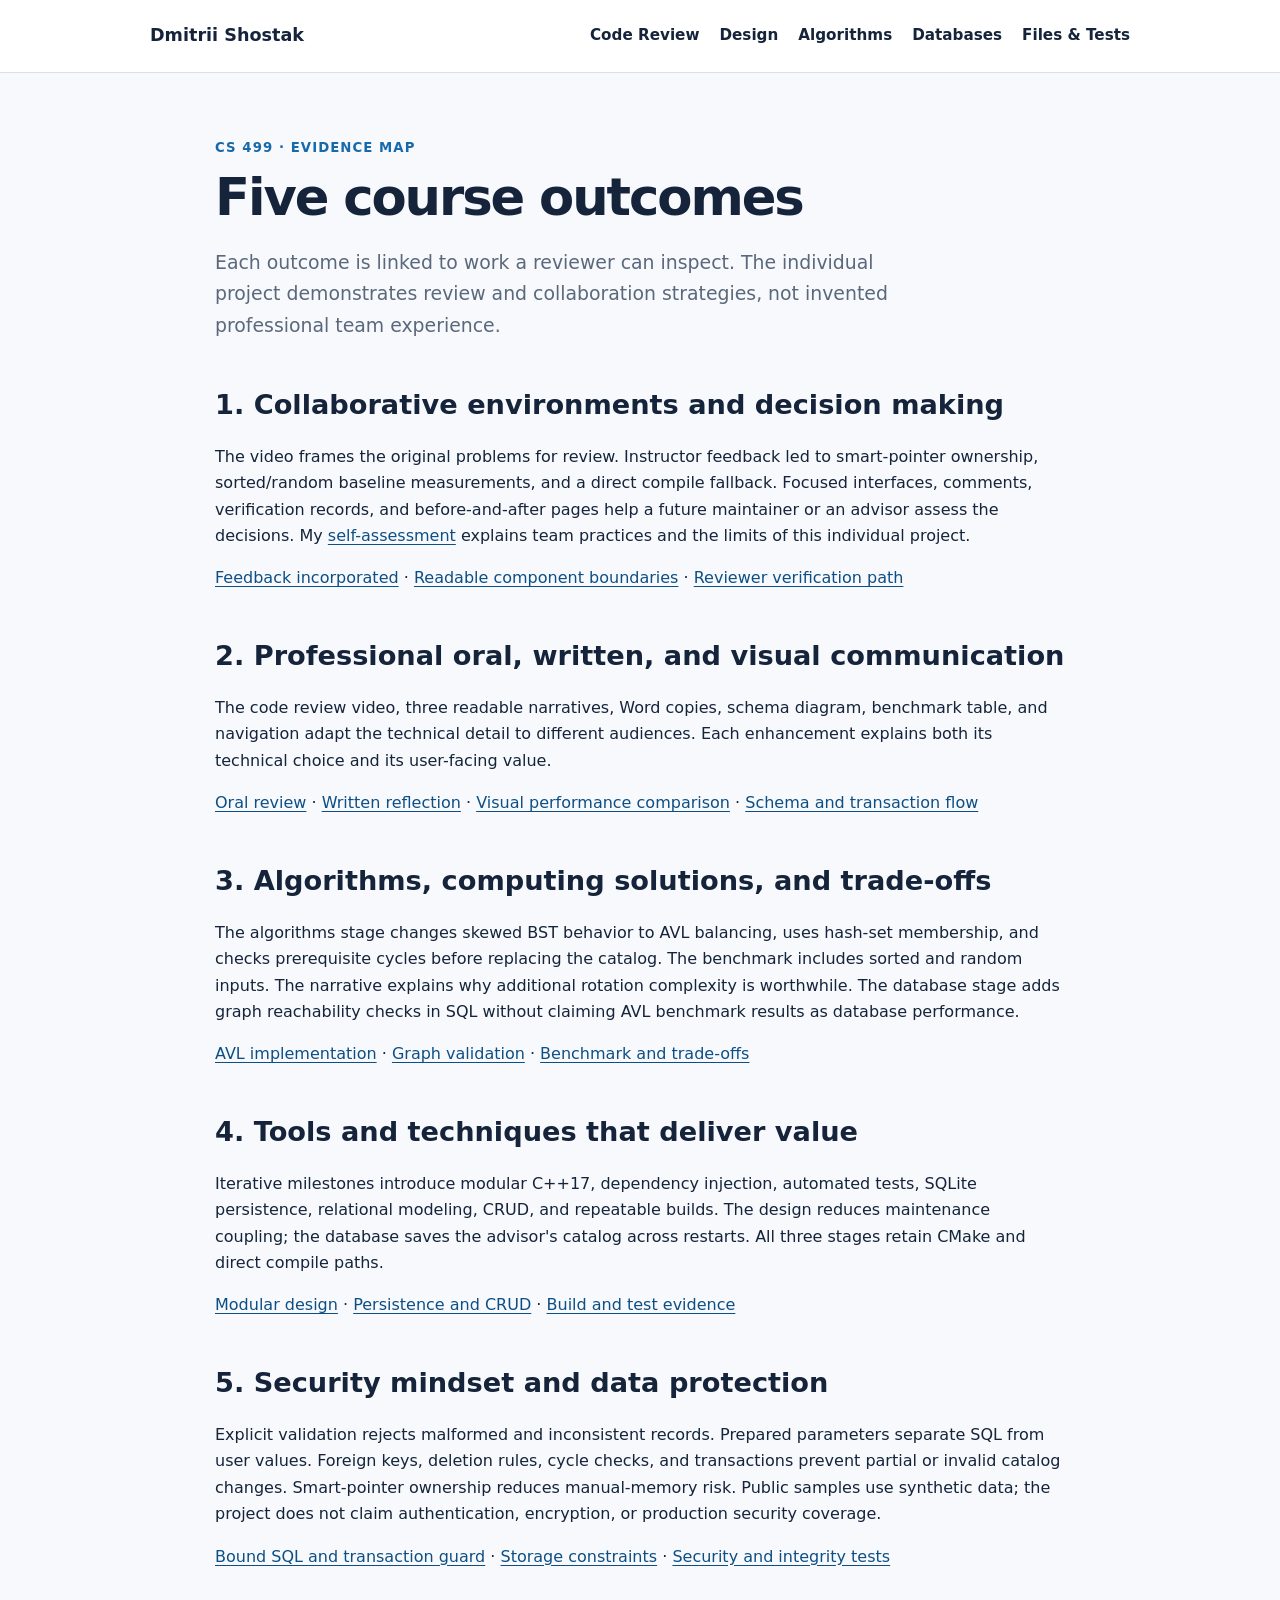
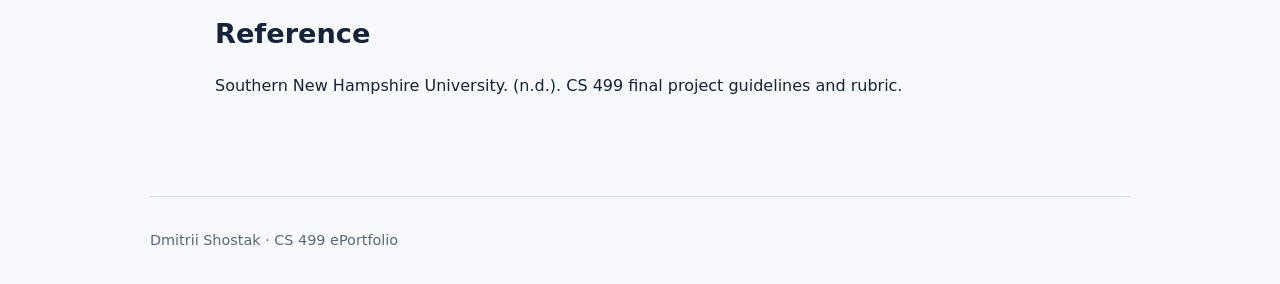
<file: outcomes.html>
<!doctype html>
<html lang="en"><head><meta charset="utf-8"><meta name="viewport" content="width=device-width, initial-scale=1"><title>Course Outcomes | Dmitrii Shostak</title><link rel="stylesheet" href="assets/site.css"></head><body><a class="skip-link" href="#main">Skip to content</a><header class="site-header"><nav class="container" aria-label="Main navigation"><a class="brand" href="index.html">Dmitrii Shostak</a><a href="code-review.html">Code Review</a><a href="software-design.html">Design</a><a href="algorithms.html">Algorithms</a><a href="databases.html">Databases</a><a href="artifacts.html">Files &amp; Tests</a></nav></header><main id="main" class="container article"><p class="eyebrow">CS 499 · Evidence map</p><h1>Five course outcomes</h1><p class="lead">Each outcome is linked to work a reviewer can inspect. The individual project demonstrates review and collaboration strategies, not invented professional team experience.</p>
<section><h2>1. Collaborative environments and decision making</h2><p>The video frames the original problems for review. Instructor feedback led to smart-pointer ownership, sorted/random baseline measurements, and a direct compile fallback. Focused interfaces, comments, verification records, and before-and-after pages help a future maintainer or an advisor assess the decisions. My <a href="index.html#assessment-title">self-assessment</a> explains team practices and the limits of this individual project.</p><p><a href="code-review.html#feedback-title">Feedback incorporated</a> · <a href="source.html?file=software-design/enhanced/include/Planner.hpp">Readable component boundaries</a> · <a href="artifacts.html">Reviewer verification path</a></p></section>
<section><h2>2. Professional oral, written, and visual communication</h2><p>The code review video, three readable narratives, Word copies, schema diagram, benchmark table, and navigation adapt the technical detail to different audiences. Each enhancement explains both its technical choice and its user-facing value.</p><p><a href="code-review.html">Oral review</a> · <a href="software-design.html">Written reflection</a> · <a href="algorithms.html">Visual performance comparison</a> · <a href="databases.html">Schema and transaction flow</a></p></section>
<section><h2>3. Algorithms, computing solutions, and trade-offs</h2><p>The algorithms stage changes skewed BST behavior to AVL balancing, uses hash-set membership, and checks prerequisite cycles before replacing the catalog. The benchmark includes sorted and random inputs. The narrative explains why additional rotation complexity is worthwhile. The database stage adds graph reachability checks in SQL without claiming AVL benchmark results as database performance.</p><p><a href="source.html?file=algorithms/enhanced/src/Tree.cpp">AVL implementation</a> · <a href="source.html?file=algorithms/enhanced/src/Service.cpp">Graph validation</a> · <a href="algorithms.html">Benchmark and trade-offs</a></p></section>
<section><h2>4. Tools and techniques that deliver value</h2><p>Iterative milestones introduce modular C++17, dependency injection, automated tests, SQLite persistence, relational modeling, CRUD, and repeatable builds. The design reduces maintenance coupling; the database saves the advisor's catalog across restarts. All three stages retain CMake and direct compile paths.</p><p><a href="software-design.html">Modular design</a> · <a href="databases.html">Persistence and CRUD</a> · <a href="artifacts.html">Build and test evidence</a></p></section>
<section><h2>5. Security mindset and data protection</h2><p>Explicit validation rejects malformed and inconsistent records. Prepared parameters separate SQL from user values. Foreign keys, deletion rules, cycle checks, and transactions prevent partial or invalid catalog changes. Smart-pointer ownership reduces manual-memory risk. Public samples use synthetic data; the project does not claim authentication, encryption, or production security coverage.</p><p><a href="source.html?file=databases/enhanced/src/Database.cpp">Bound SQL and transaction guard</a> · <a href="source.html?file=databases/enhanced/schema.sql">Storage constraints</a> · <a href="source.html?file=databases/enhanced/tests/tests.cpp">Security and integrity tests</a></p></section><section><h2>Reference</h2><p>Southern New Hampshire University. (n.d.). CS 499 final project guidelines and rubric.</p></section></main><footer class="container">Dmitrii Shostak · CS 499 ePortfolio</footer></body></html>
</file>
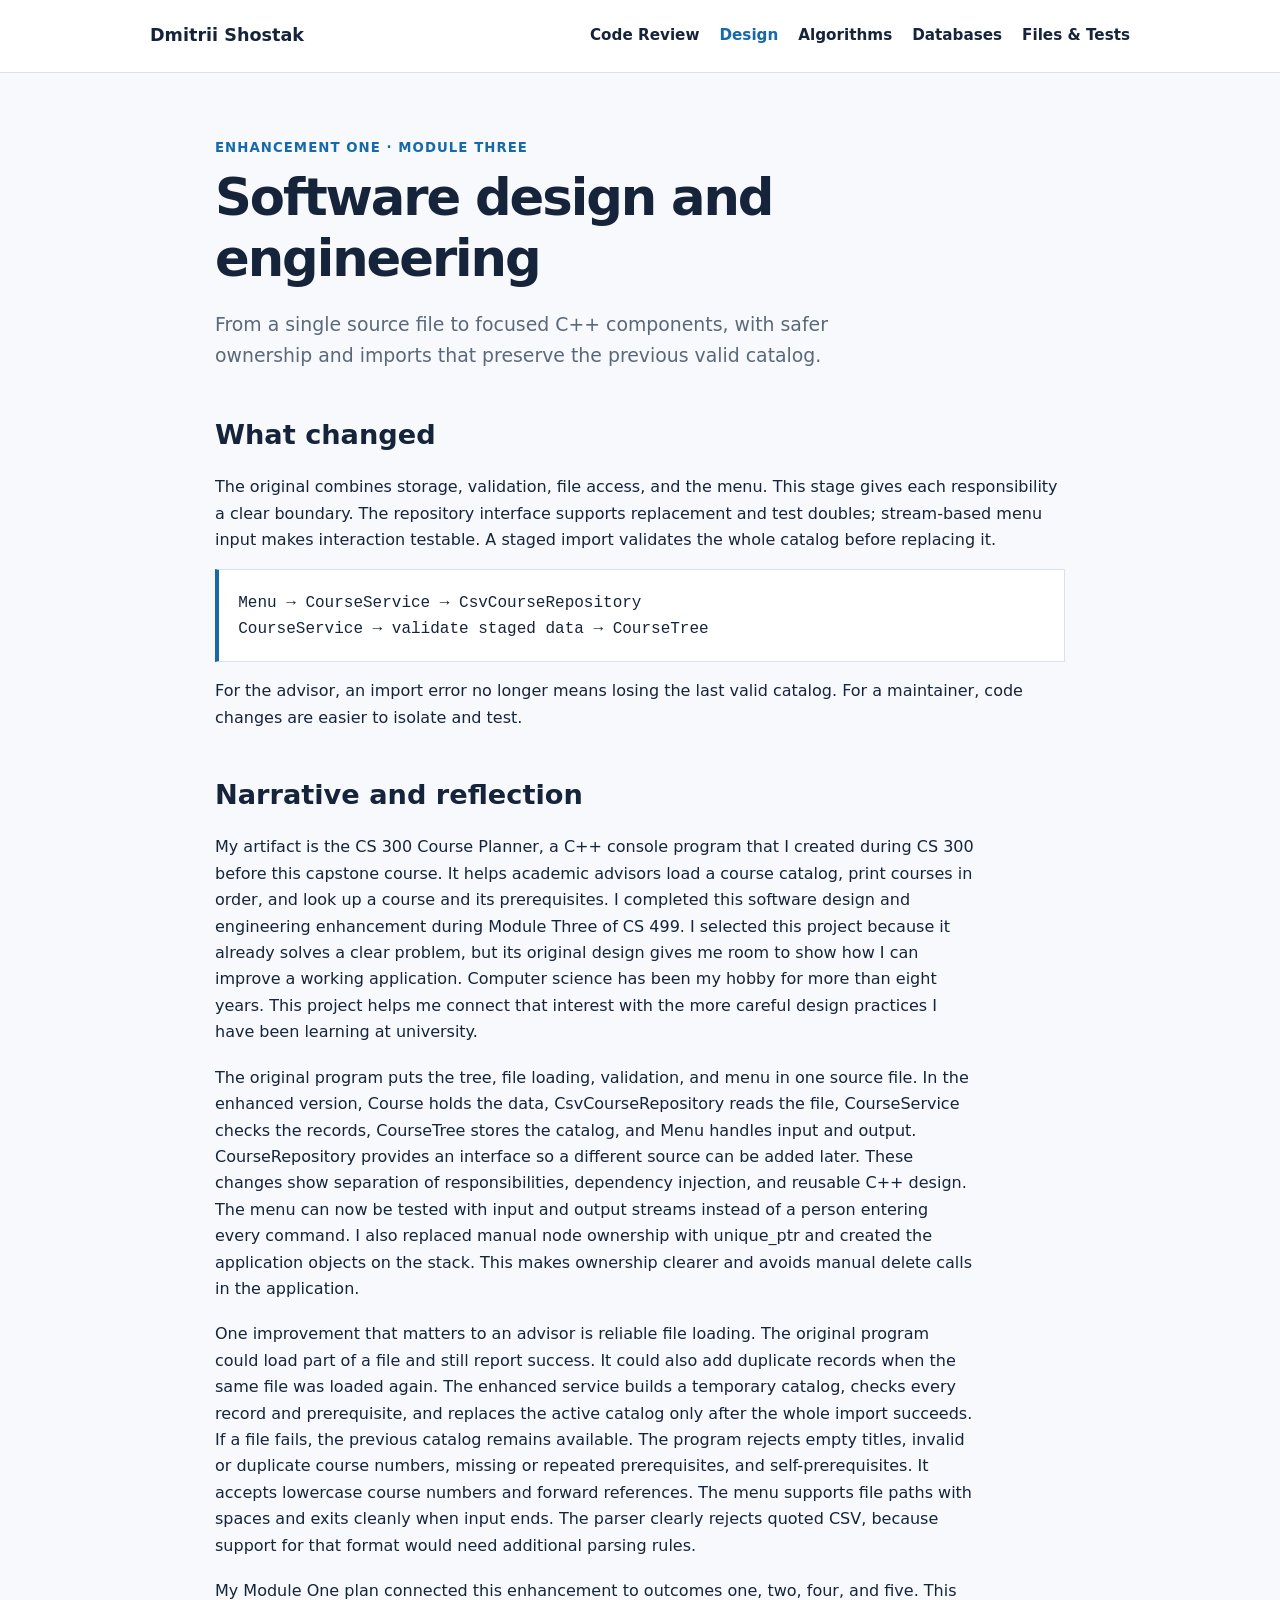
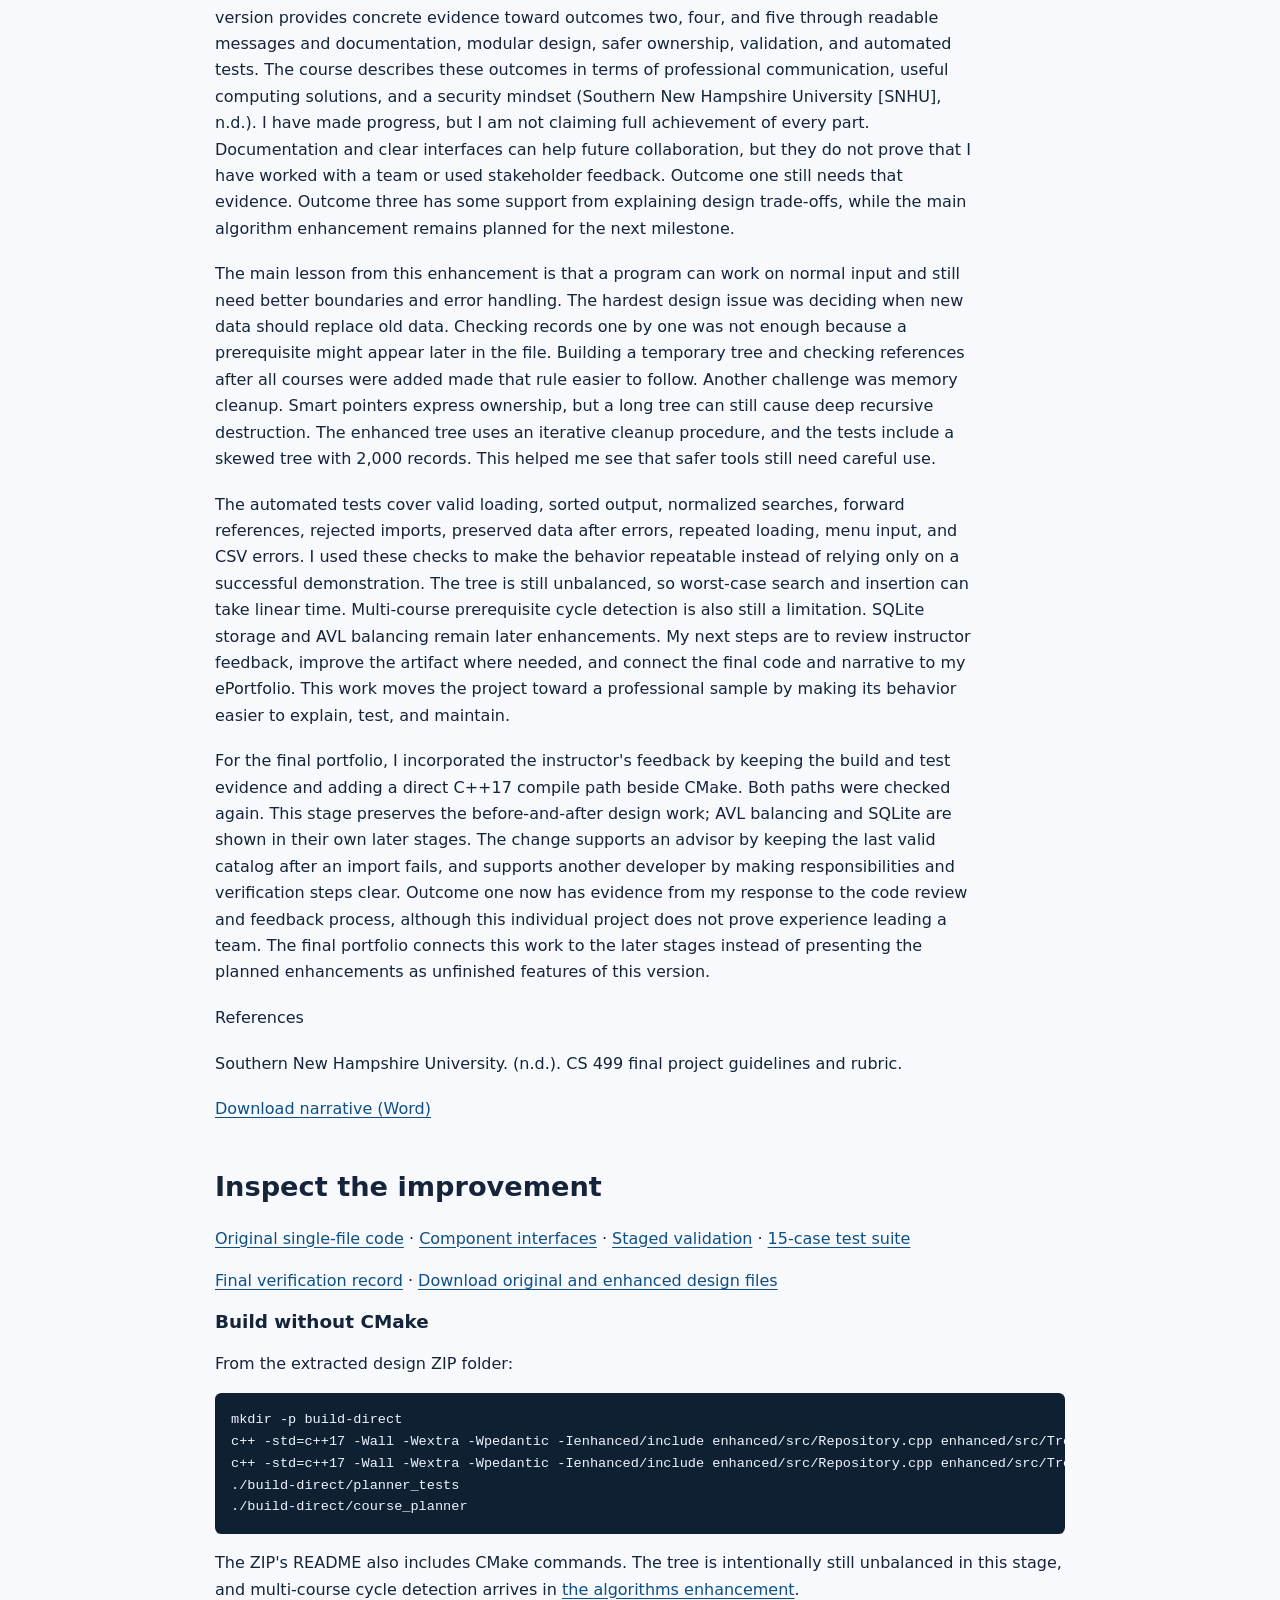
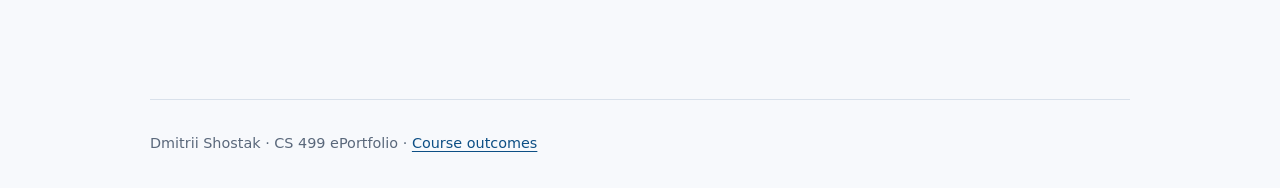
<file: software-design.html>
<!doctype html>
<html lang="en"><head><meta charset="utf-8"><meta name="viewport" content="width=device-width, initial-scale=1"><title>Software Design | Dmitrii Shostak</title><link rel="stylesheet" href="assets/site.css"></head><body><a class="skip-link" href="#main">Skip to content</a><header class="site-header"><nav class="container" aria-label="Main navigation"><a class="brand" href="index.html">Dmitrii Shostak</a><a href="code-review.html">Code Review</a><a aria-current="page" href="software-design.html">Design</a><a href="algorithms.html">Algorithms</a><a href="databases.html">Databases</a><a href="artifacts.html">Files &amp; Tests</a></nav></header>
<main id="main" class="container article"><p class="eyebrow">Enhancement One · Module Three</p><h1>Software design and engineering</h1><p class="lead">From a single source file to focused C++ components, with safer ownership and imports that preserve the previous valid catalog.</p><section><h2>What changed</h2><p>The original combines storage, validation, file access, and the menu. This stage gives each responsibility a clear boundary. The repository interface supports replacement and test doubles; stream-based menu input makes interaction testable. A staged import validates the whole catalog before replacing it.</p><div class="architecture" role="img" aria-label="Menu passes requests to CourseService, which reads CsvCourseRepository and replaces CourseTree only after validation">Menu → CourseService → CsvCourseRepository<br>CourseService → validate staged data → CourseTree</div><p>For the advisor, an import error no longer means losing the last valid catalog. For a maintainer, code changes are easier to isolate and test.</p></section>
<section><h2>Narrative and reflection</h2><div id="narrative" class="narrative"><!-- narrative:start --><p>My artifact is the CS 300 Course Planner, a C++ console program that I created during CS 300 before this capstone course. It helps academic advisors load a course catalog, print courses in order, and look up a course and its prerequisites. I completed this software design and engineering enhancement during Module Three of CS 499. I selected this project because it already solves a clear problem, but its original design gives me room to show how I can improve a working application. Computer science has been my hobby for more than eight years. This project helps me connect that interest with the more careful design practices I have been learning at university.</p>
<p>The original program puts the tree, file loading, validation, and menu in one source file. In the enhanced version, Course holds the data, CsvCourseRepository reads the file, CourseService checks the records, CourseTree stores the catalog, and Menu handles input and output. CourseRepository provides an interface so a different source can be added later. These changes show separation of responsibilities, dependency injection, and reusable C++ design. The menu can now be tested with input and output streams instead of a person entering every command. I also replaced manual node ownership with unique_ptr and created the application objects on the stack. This makes ownership clearer and avoids manual delete calls in the application.</p>
<p>One improvement that matters to an advisor is reliable file loading. The original program could load part of a file and still report success. It could also add duplicate records when the same file was loaded again. The enhanced service builds a temporary catalog, checks every record and prerequisite, and replaces the active catalog only after the whole import succeeds. If a file fails, the previous catalog remains available. The program rejects empty titles, invalid or duplicate course numbers, missing or repeated prerequisites, and self-prerequisites. It accepts lowercase course numbers and forward references. The menu supports file paths with spaces and exits cleanly when input ends. The parser clearly rejects quoted CSV, because support for that format would need additional parsing rules.</p>
<p>My Module One plan connected this enhancement to outcomes one, two, four, and five. This version provides concrete evidence toward outcomes two, four, and five through readable messages and documentation, modular design, safer ownership, validation, and automated tests. The course describes these outcomes in terms of professional communication, useful computing solutions, and a security mindset (Southern New Hampshire University [SNHU], n.d.). I have made progress, but I am not claiming full achievement of every part. Documentation and clear interfaces can help future collaboration, but they do not prove that I have worked with a team or used stakeholder feedback. Outcome one still needs that evidence. Outcome three has some support from explaining design trade-offs, while the main algorithm enhancement remains planned for the next milestone.</p>
<p>The main lesson from this enhancement is that a program can work on normal input and still need better boundaries and error handling. The hardest design issue was deciding when new data should replace old data. Checking records one by one was not enough because a prerequisite might appear later in the file. Building a temporary tree and checking references after all courses were added made that rule easier to follow. Another challenge was memory cleanup. Smart pointers express ownership, but a long tree can still cause deep recursive destruction. The enhanced tree uses an iterative cleanup procedure, and the tests include a skewed tree with 2,000 records. This helped me see that safer tools still need careful use.</p>
<p>The automated tests cover valid loading, sorted output, normalized searches, forward references, rejected imports, preserved data after errors, repeated loading, menu input, and CSV errors. I used these checks to make the behavior repeatable instead of relying only on a successful demonstration. The tree is still unbalanced, so worst-case search and insertion can take linear time. Multi-course prerequisite cycle detection is also still a limitation. SQLite storage and AVL balancing remain later enhancements. My next steps are to review instructor feedback, improve the artifact where needed, and connect the final code and narrative to my ePortfolio. This work moves the project toward a professional sample by making its behavior easier to explain, test, and maintain.</p>
<p>For the final portfolio, I incorporated the instructor&#x27;s feedback by keeping the build and test evidence and adding a direct C++17 compile path beside CMake. Both paths were checked again. This stage preserves the before-and-after design work; AVL balancing and SQLite are shown in their own later stages. The change supports an advisor by keeping the last valid catalog after an import fails, and supports another developer by making responsibilities and verification steps clear. Outcome one now has evidence from my response to the code review and feedback process, although this individual project does not prove experience leading a team. The final portfolio connects this work to the later stages instead of presenting the planned enhancements as unfinished features of this version.</p>
<p>References</p>
<p>Southern New Hampshire University. (n.d.). CS 499 final project guidelines and rubric.</p><!-- narrative:end --></div><p><a href="downloads/software-design-narrative.docx">Download narrative (Word)</a></p></section>
<section><h2>Inspect the improvement</h2><p><a href="source.html?file=original/CS300%20Coursework.cpp">Original single-file code</a> · <a href="source.html?file=software-design/enhanced/include/Planner.hpp">Component interfaces</a> · <a href="source.html?file=software-design/enhanced/src/Service.cpp">Staged validation</a> · <a href="source.html?file=software-design/enhanced/tests/tests.cpp">15-case test suite</a></p><p><a href="source.html?file=software-design/FINAL_VERIFICATION.txt">Final verification record</a> · <a href="downloads/software-design.zip">Download original and enhanced design files</a></p><h3>Build without CMake</h3><p>From the extracted design ZIP folder:</p><pre><code>mkdir -p build-direct
c++ -std=c++17 -Wall -Wextra -Wpedantic -Ienhanced/include enhanced/src/Repository.cpp enhanced/src/Tree.cpp enhanced/src/Service.cpp enhanced/src/Menu.cpp enhanced/src/main.cpp -o build-direct/course_planner
c++ -std=c++17 -Wall -Wextra -Wpedantic -Ienhanced/include enhanced/src/Repository.cpp enhanced/src/Tree.cpp enhanced/src/Service.cpp enhanced/src/Menu.cpp enhanced/tests/tests.cpp -o build-direct/planner_tests
./build-direct/planner_tests
./build-direct/course_planner</code></pre><p>The ZIP's README also includes CMake commands. The tree is intentionally still unbalanced in this stage, and multi-course cycle detection arrives in <a href="algorithms.html">the algorithms enhancement</a>.</p></section></main><footer class="container">Dmitrii Shostak · CS 499 ePortfolio · <a href="outcomes.html">Course outcomes</a></footer></body></html>
</file>
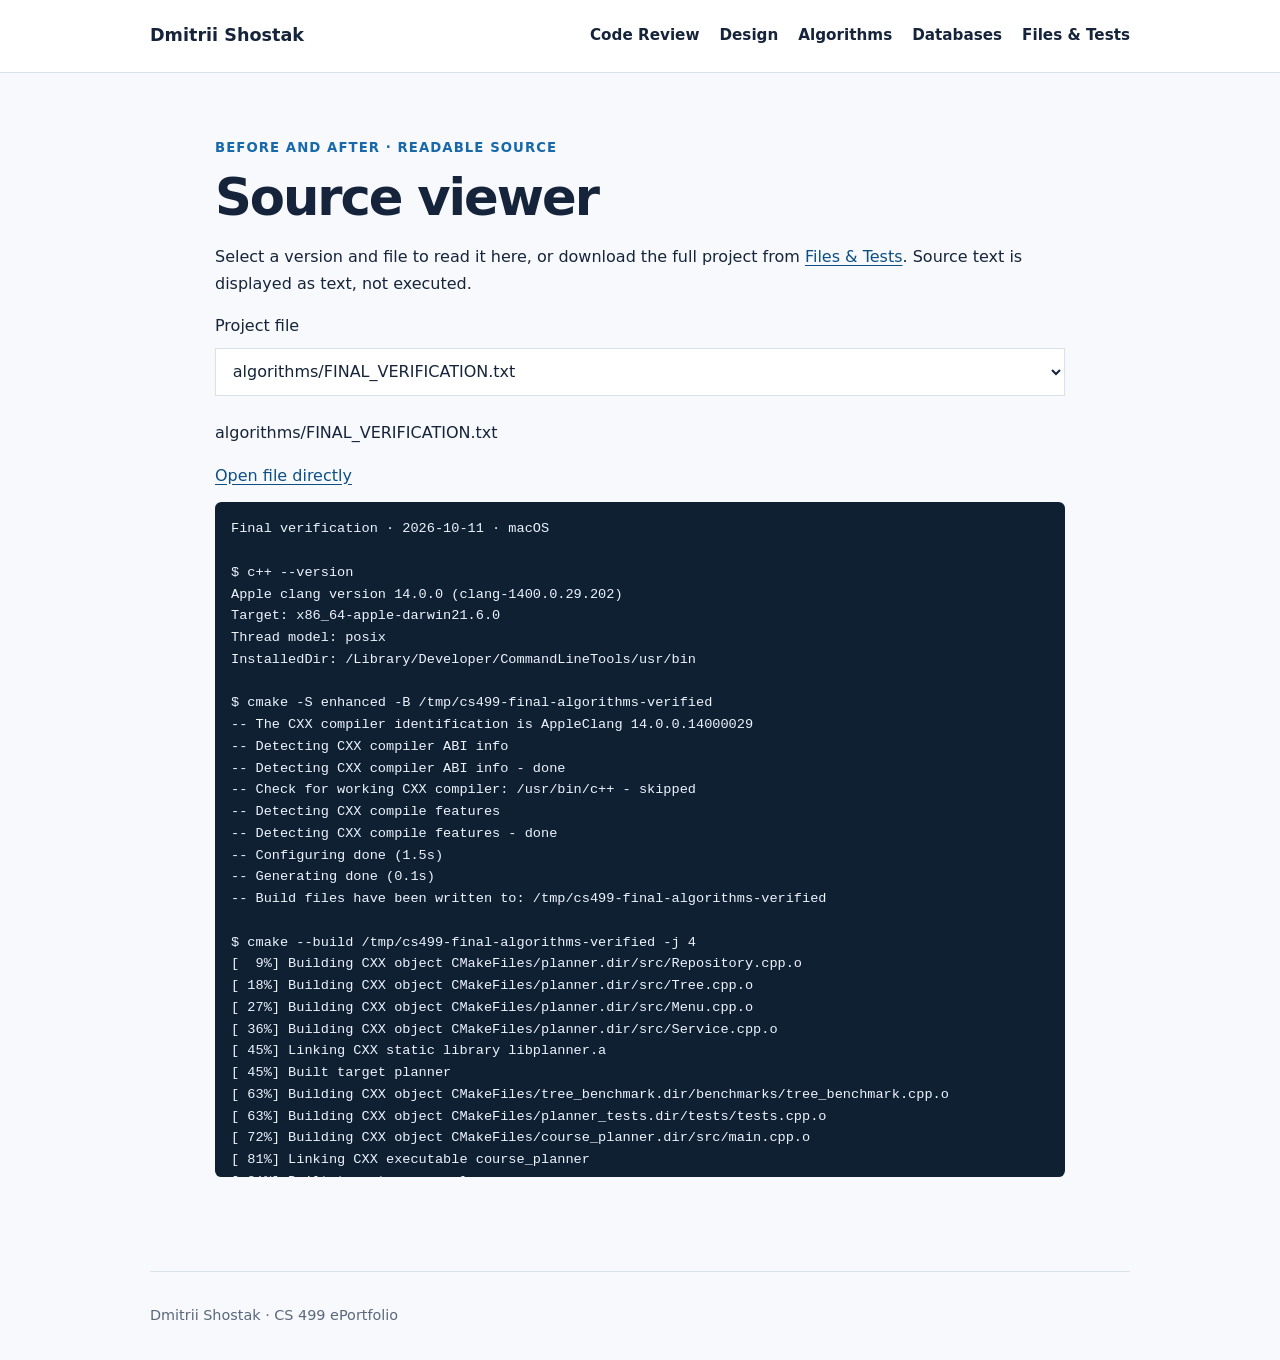
<file: source.html>
<!doctype html>
<html lang="en"><head><meta charset="utf-8"><meta name="viewport" content="width=device-width, initial-scale=1"><title>Source Viewer | Dmitrii Shostak</title><link rel="stylesheet" href="assets/site.css"><script defer src="assets/source-viewer.js"></script></head>
<body><a class="skip-link" href="#main">Skip to content</a><header class="site-header"><nav class="container" aria-label="Main navigation"><a class="brand" href="index.html">Dmitrii Shostak</a><a href="code-review.html">Code Review</a><a href="software-design.html">Design</a><a href="algorithms.html">Algorithms</a><a href="databases.html">Databases</a><a href="artifacts.html">Files &amp; Tests</a></nav></header>
<main id="main" class="container article"><p class="eyebrow">Before and after · Readable source</p><h1>Source viewer</h1><p>Select a version and file to read it here, or download the full project from <a href="artifacts.html">Files &amp; Tests</a>. Source text is displayed as text, not executed.</p><label for="file-select">Project file</label><select id="file-select" aria-controls="source-code"><option>Loading file list…</option></select><p id="file-status" role="status">Loading…</p><a id="raw-file" href="artifacts.html">Open file directly</a><pre class="source-block"><code id="source-code"></code></pre><noscript><p>JavaScript is needed for this viewer. All files are also available in the <a href="https://github.com/script-amv/script-amv.github.io/tree/main/artifacts">repository</a> and the ZIP downloads.</p></noscript></main><footer class="container">Dmitrii Shostak · CS 499 ePortfolio</footer></body></html>
</file>
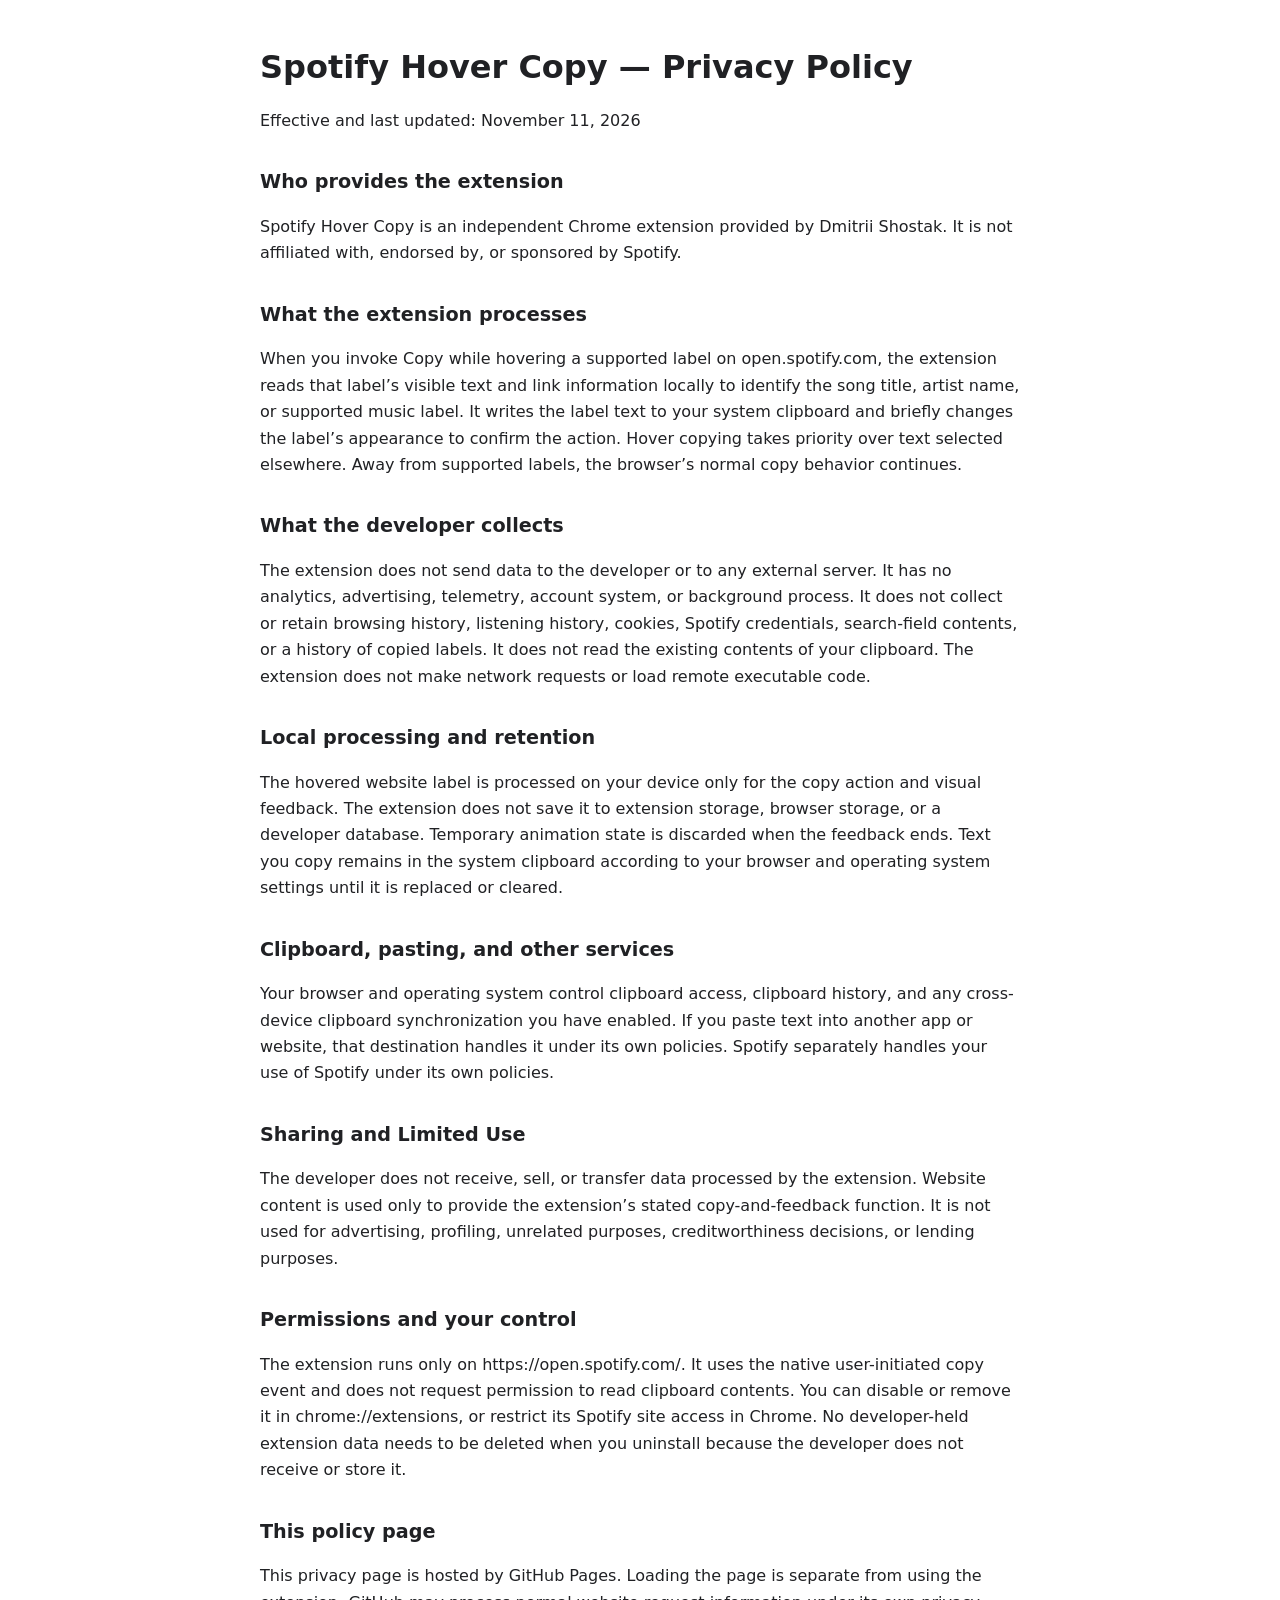
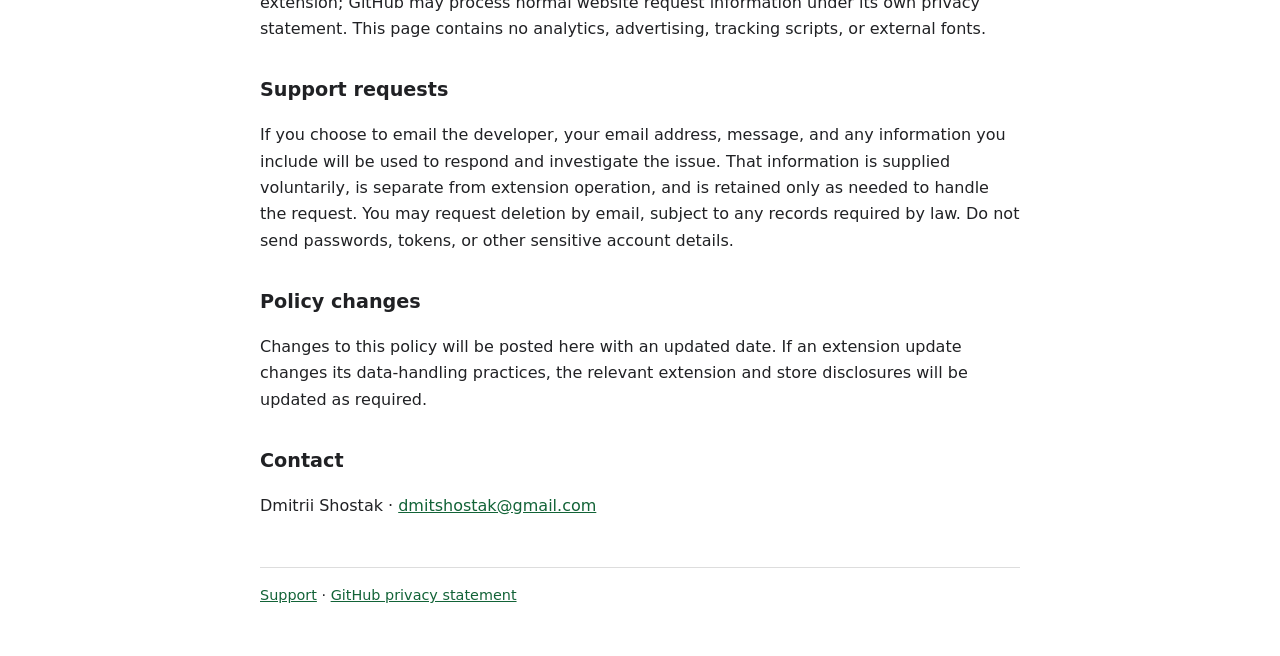
<file: spotify-hover-copy/privacy.html>
<!doctype html><html lang="en"><meta charset="utf-8"><meta name="viewport" content="width=device-width,initial-scale=1"><title>Privacy Policy — Spotify Hover Copy</title><style>body{font:16px/1.65 system-ui,sans-serif;color:#202124;max-width:760px;margin:48px auto;padding:0 24px}h1{font-size:2rem;line-height:1.2}h2{font-size:1.2rem;margin-top:2rem}a{color:#126337}footer{margin-top:3rem;border-top:1px solid #ddd;padding-top:1rem;font-size:.9rem}</style><main><h1>Spotify Hover Copy — Privacy Policy</h1><p>Effective and last updated: November 11, 2026</p><h2>Who provides the extension</h2><p>Spotify Hover Copy is an independent Chrome extension provided by Dmitrii Shostak. It is not affiliated with, endorsed by, or sponsored by Spotify.</p><h2>What the extension processes</h2><p>When you invoke Copy while hovering a supported label on open.spotify.com, the extension reads that label’s visible text and link information locally to identify the song title, artist name, or supported music label. It writes the label text to your system clipboard and briefly changes the label’s appearance to confirm the action. Hover copying takes priority over text selected elsewhere. Away from supported labels, the browser’s normal copy behavior continues.</p><h2>What the developer collects</h2><p>The extension does not send data to the developer or to any external server. It has no analytics, advertising, telemetry, account system, or background process. It does not collect or retain browsing history, listening history, cookies, Spotify credentials, search-field contents, or a history of copied labels. It does not read the existing contents of your clipboard. The extension does not make network requests or load remote executable code.</p><h2>Local processing and retention</h2><p>The hovered website label is processed on your device only for the copy action and visual feedback. The extension does not save it to extension storage, browser storage, or a developer database. Temporary animation state is discarded when the feedback ends. Text you copy remains in the system clipboard according to your browser and operating system settings until it is replaced or cleared.</p><h2>Clipboard, pasting, and other services</h2><p>Your browser and operating system control clipboard access, clipboard history, and any cross-device clipboard synchronization you have enabled. If you paste text into another app or website, that destination handles it under its own policies. Spotify separately handles your use of Spotify under its own policies.</p><h2>Sharing and Limited Use</h2><p>The developer does not receive, sell, or transfer data processed by the extension. Website content is used only to provide the extension’s stated copy-and-feedback function. It is not used for advertising, profiling, unrelated purposes, creditworthiness decisions, or lending purposes.</p><h2>Permissions and your control</h2><p>The extension runs only on https://open.spotify.com/. It uses the native user-initiated copy event and does not request permission to read clipboard contents. You can disable or remove it in chrome://extensions, or restrict its Spotify site access in Chrome. No developer-held extension data needs to be deleted when you uninstall because the developer does not receive or store it.</p><h2>This policy page</h2><p>This privacy page is hosted by GitHub Pages. Loading the page is separate from using the extension; GitHub may process normal website request information under its own privacy statement. This page contains no analytics, advertising, tracking scripts, or external fonts.</p><h2>Support requests</h2><p>If you choose to email the developer, your email address, message, and any information you include will be used to respond and investigate the issue. That information is supplied voluntarily, is separate from extension operation, and is retained only as needed to handle the request. You may request deletion by email, subject to any records required by law. Do not send passwords, tokens, or other sensitive account details.</p><h2>Policy changes</h2><p>Changes to this policy will be posted here with an updated date. If an extension update changes its data-handling practices, the relevant extension and store disclosures will be updated as required.</p><h2>Contact</h2><p>Dmitrii Shostak · <a href="mailto:dmitshostak@gmail.com">dmitshostak@gmail.com</a></p><footer><a href="support.html">Support</a> · <a href="https://docs.github.com/en/site-policy/privacy-policies/github-general-privacy-statement">GitHub privacy statement</a></footer></main></html>
</file>
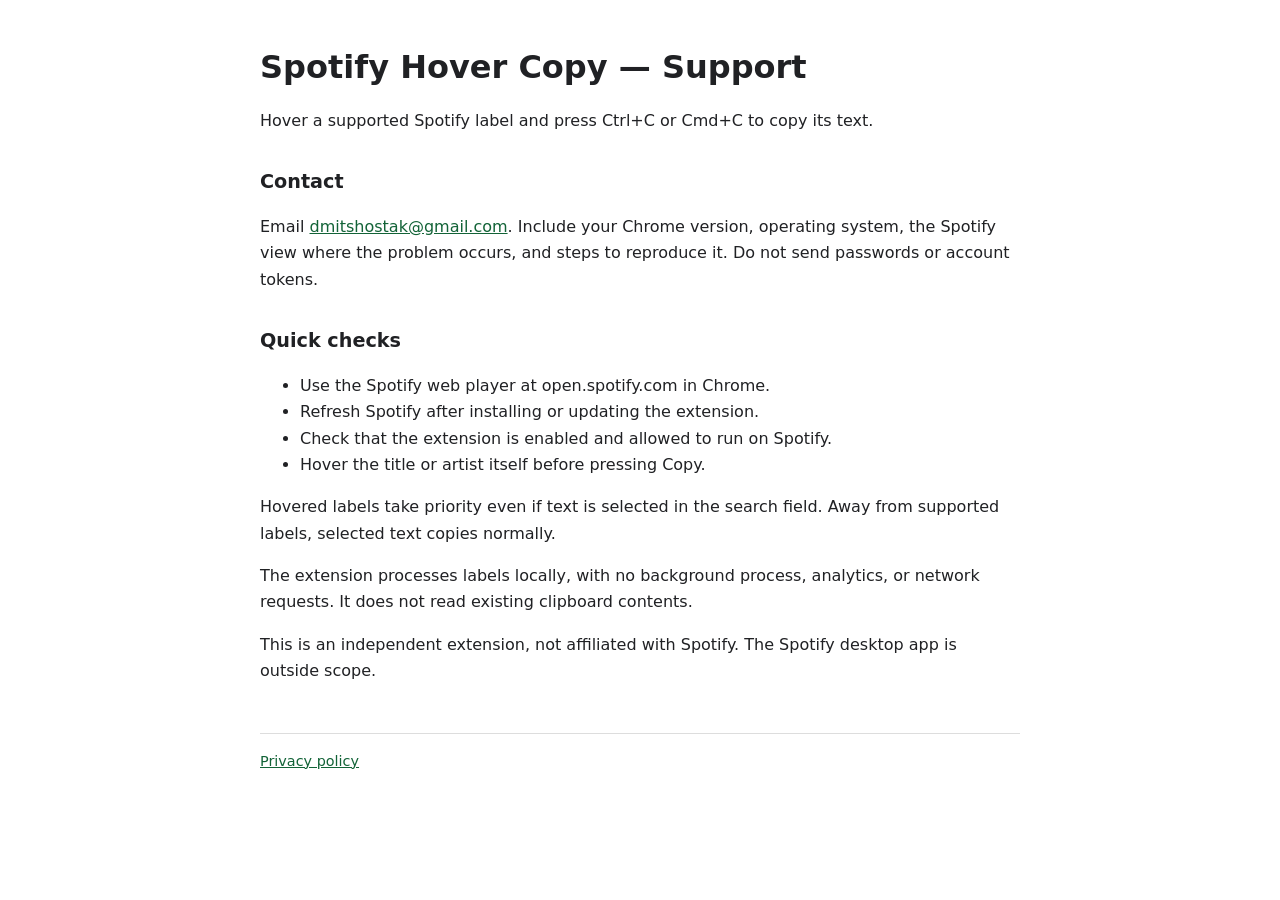
<file: spotify-hover-copy/support.html>
<!doctype html><html lang="en"><meta charset="utf-8"><meta name="viewport" content="width=device-width,initial-scale=1"><title>Support — Spotify Hover Copy</title><style>body{font:16px/1.65 system-ui,sans-serif;color:#202124;max-width:760px;margin:48px auto;padding:0 24px}h1{font-size:2rem;line-height:1.2}h2{font-size:1.2rem;margin-top:2rem}a{color:#126337}footer{margin-top:3rem;border-top:1px solid #ddd;padding-top:1rem;font-size:.9rem}</style><main><h1>Spotify Hover Copy — Support</h1><p>Hover a supported Spotify label and press Ctrl+C or Cmd+C to copy its text.</p><h2>Contact</h2><p>Email <a href="mailto:dmitshostak@gmail.com">dmitshostak@gmail.com</a>. Include your Chrome version, operating system, the Spotify view where the problem occurs, and steps to reproduce it. Do not send passwords or account tokens.</p><h2>Quick checks</h2><ul><li>Use the Spotify web player at open.spotify.com in Chrome.</li><li>Refresh Spotify after installing or updating the extension.</li><li>Check that the extension is enabled and allowed to run on Spotify.</li><li>Hover the title or artist itself before pressing Copy.</li></ul><p>Hovered labels take priority even if text is selected in the search field. Away from supported labels, selected text copies normally.</p><p>The extension processes labels locally, with no background process, analytics, or network requests. It does not read existing clipboard contents.</p><p>This is an independent extension, not affiliated with Spotify. The Spotify desktop app is outside scope.</p><footer><a href="privacy.html">Privacy policy</a></footer></main></html>
</file>
<file: assets/site.css>
:root {
  --ink: #15243a;
  --muted: #5a687b;
  --paper: #f7f9fc;
  --line: #d9e1eb;
  --accent: #1769aa;
  --accent-dark: #0d4f85;
}
* { box-sizing: border-box; }
body { margin: 0; color: var(--ink); background: var(--paper); font-family: Inter, ui-sans-serif, system-ui, -apple-system, BlinkMacSystemFont, "Segoe UI", sans-serif; font-size: 16px; line-height: 1.65; }
.container { width: min(100% - 2.5rem, 980px); margin: 0 auto; }
.site-header { background: #fff; border-bottom: 1px solid var(--line); }
nav { display: flex; align-items: center; gap: 1.75rem; min-height: 4.5rem; }
nav a { color: var(--ink); text-decoration: none; font-weight: 650; }
nav a:hover, nav a[aria-current="page"] { color: var(--accent); }
.brand { margin-right: auto; font-size: 1.1rem; }
.hero { padding: 7rem 0 5rem; }
.eyebrow { margin: 0 0 .5rem; color: var(--accent); font-size: .83rem; font-weight: 750; letter-spacing: .08em; text-transform: uppercase; }
h1, h2, h3 { line-height: 1.2; }
h1 { max-width: 800px; margin: 0; font-size: clamp(2.25rem, 5vw, 4.5rem); letter-spacing: -.04em; }
h2 { margin-top: 3rem; font-size: 1.7rem; }
h3 { margin-top: 0; font-size: 1.15rem; }
.lead { max-width: 710px; color: var(--muted); font-size: 1.18rem; }
.button { display: inline-block; margin-top: 1rem; padding: .72rem 1.05rem; border-radius: .35rem; color: #fff; background: var(--accent); font-weight: 700; text-decoration: none; }
.button:hover { background: var(--accent-dark); }
.section { padding: 1rem 0 5rem; }
.card { padding: 1.5rem; border: 1px solid var(--line); border-radius: .55rem; background: #fff; }
.card p:last-child { margin-bottom: 0; }
.card li { margin: .45rem 0; }
.text-link { color: var(--accent-dark); font-weight: 700; }
.article { max-width: 850px; padding: 4rem 0 5rem; }
.article h1 { font-size: clamp(2.2rem, 4vw, 3.7rem); }
.video-frame { overflow: hidden; border: 1px solid var(--line); border-radius: .55rem; background: #111b2a; }
video { display: block; width: 100%; max-height: 510px; background: #111b2a; }
.note { color: var(--muted); font-size: .92rem; }
.grid { display: grid; grid-template-columns: repeat(3, 1fr); gap: 1rem; }
footer { padding: 2rem 0; border-top: 1px solid var(--line); color: var(--muted); font-size: .9rem; }
.skip-link { position: absolute; left: 1rem; top: -5rem; padding: .5rem 1rem; background: white; z-index: 10; }
.skip-link:focus { top: .5rem; }
a { color: var(--accent-dark); text-underline-offset: .2em; }
a:focus-visible, select:focus-visible, video:focus-visible { outline: 3px solid var(--accent); outline-offset: 4px; }
nav { flex-wrap: wrap; gap: .6rem 1.25rem; padding: 1rem 0; }
nav a { font-size: .95rem; }
.hero { padding: 4rem 0 2rem; }
.section { padding-bottom: 2rem; }
.narrative { max-width: 760px; }
.narrative p { margin: 1.2rem 0; }
.secondary { background: white; color: var(--accent-dark); border: 1px solid var(--accent); }
.secondary:hover { color: white; }
.architecture { padding: 1.2rem; background: white; border: 1px solid var(--line); border-left: 4px solid var(--accent); font-family: ui-monospace, monospace; overflow-wrap: anywhere; }
pre { padding: 1rem; background: #102033; color: #edf4ff; border-radius: .4rem; overflow-x: auto; font-size: .85rem; line-height: 1.6; }
pre code { white-space: pre; }
.table-scroll { overflow-x: auto; }
table { width: 100%; border-collapse: collapse; background: white; }
caption { text-align: left; padding: .7rem 0; font-weight: 650; }
th, td { border: 1px solid var(--line); padding: .8rem; text-align: left; vertical-align: top; }
thead { background: #eaf0f7; }
select { width: 100%; margin: .5rem 0; padding: .8rem; font: inherit; color: var(--ink); background: white; border: 1px solid var(--line); }
.source-block { max-height: 75vh; }
@media (max-width: 700px) { .hero { padding: 3rem 0 1rem; } .grid { grid-template-columns: 1fr; } nav .brand { width: 100%; } .article { padding-top: 2rem; } }
</file>
